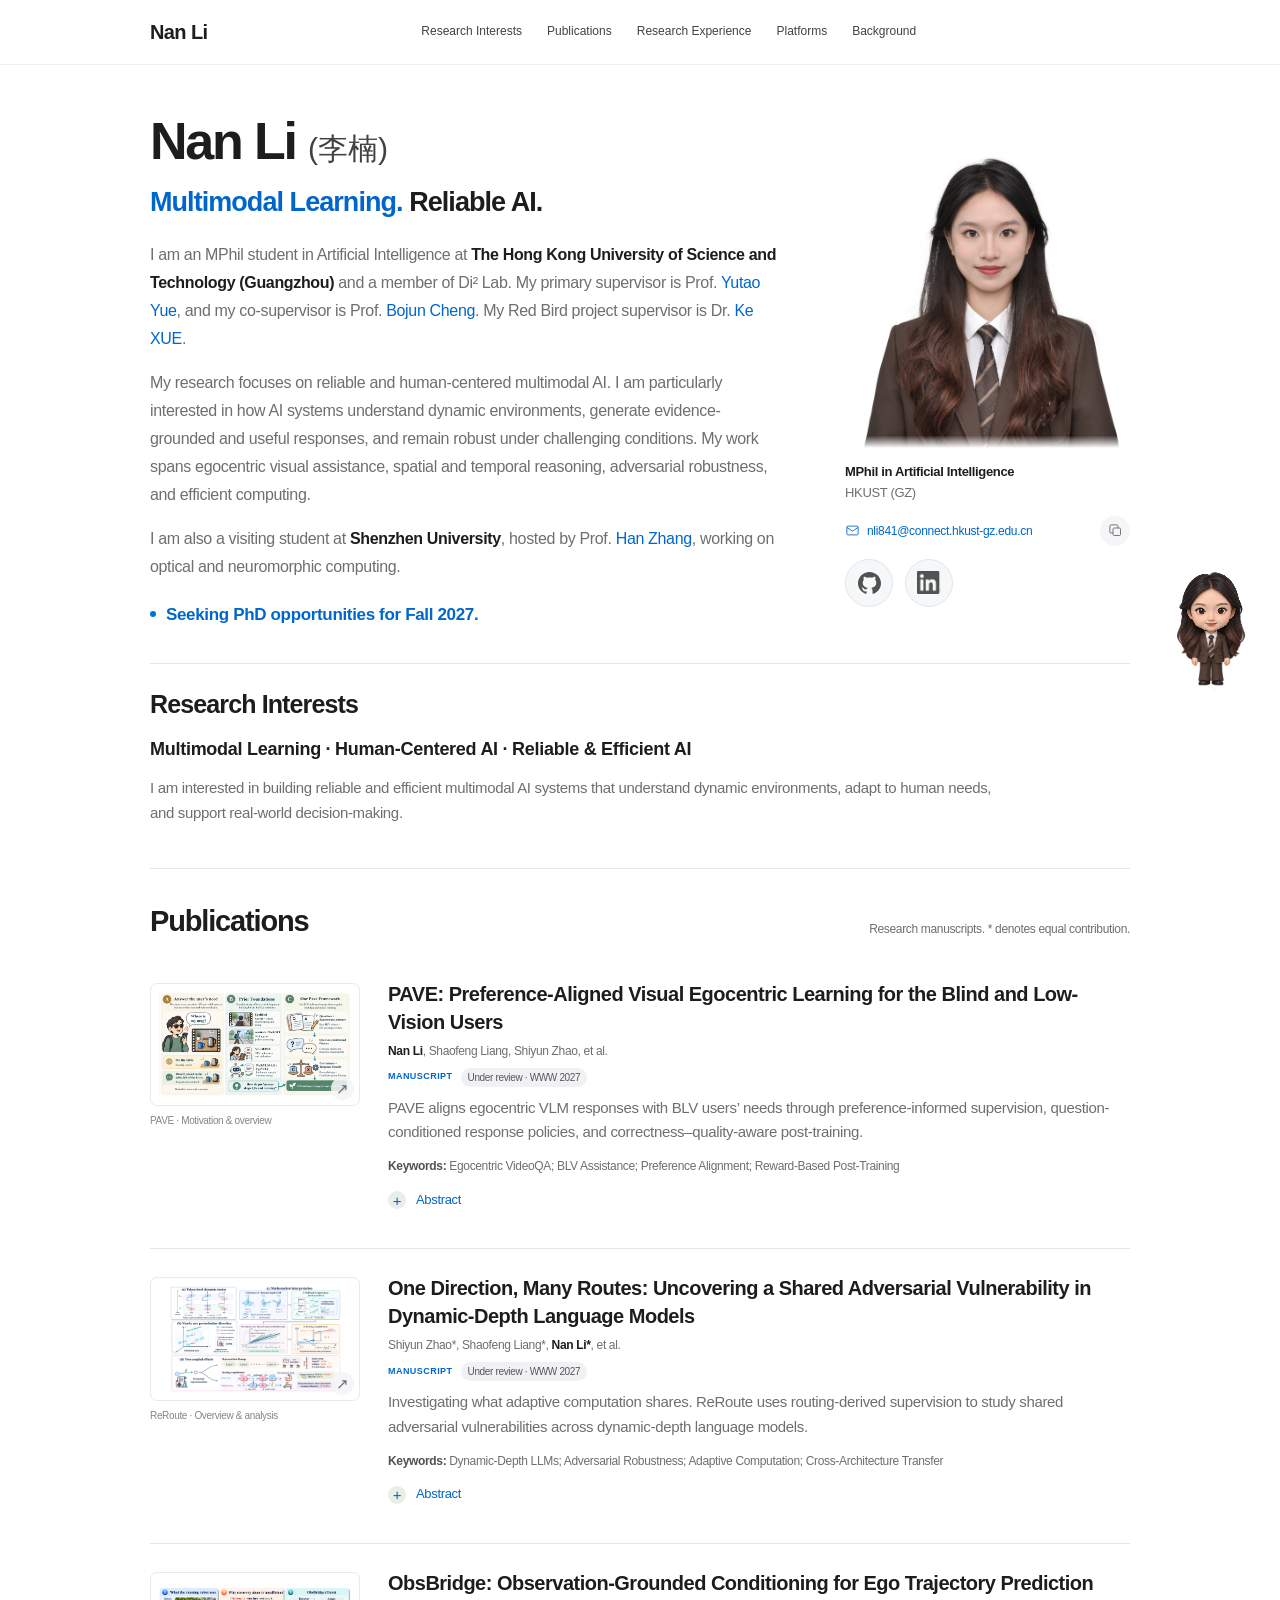
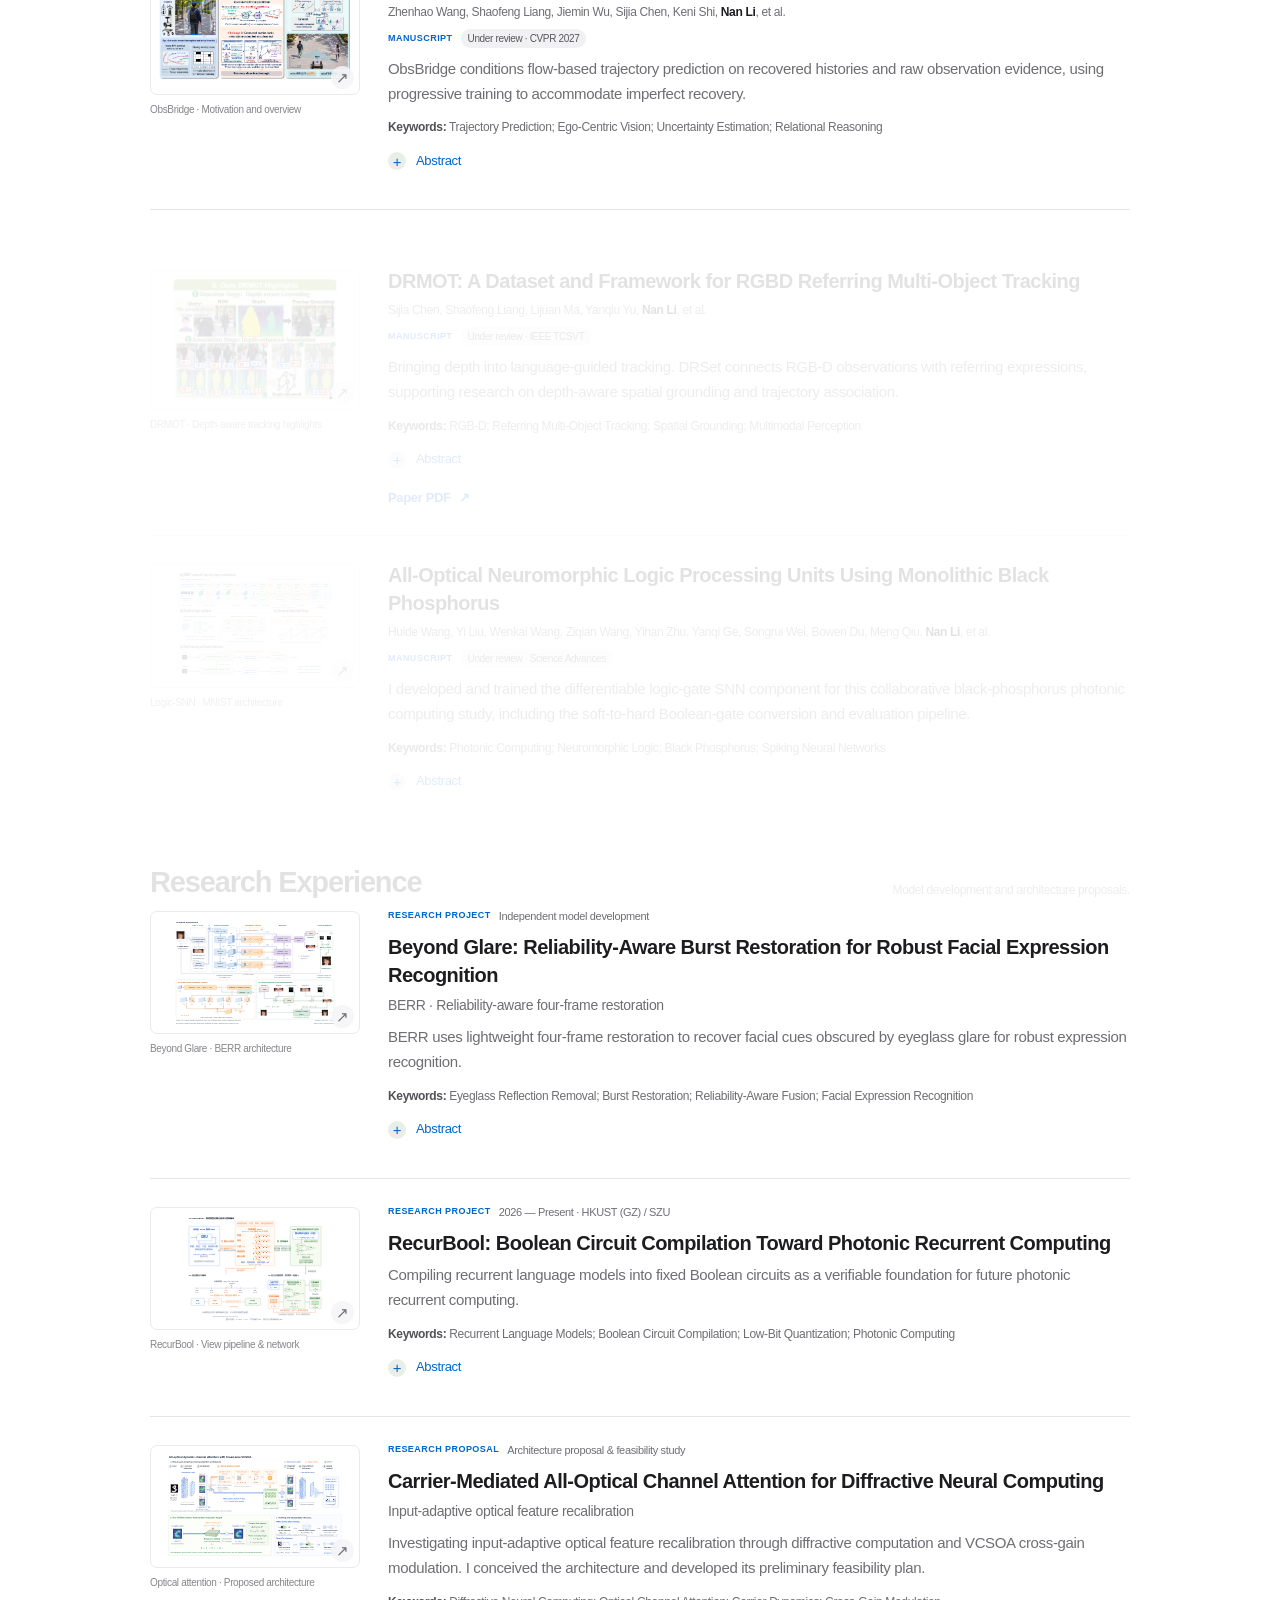
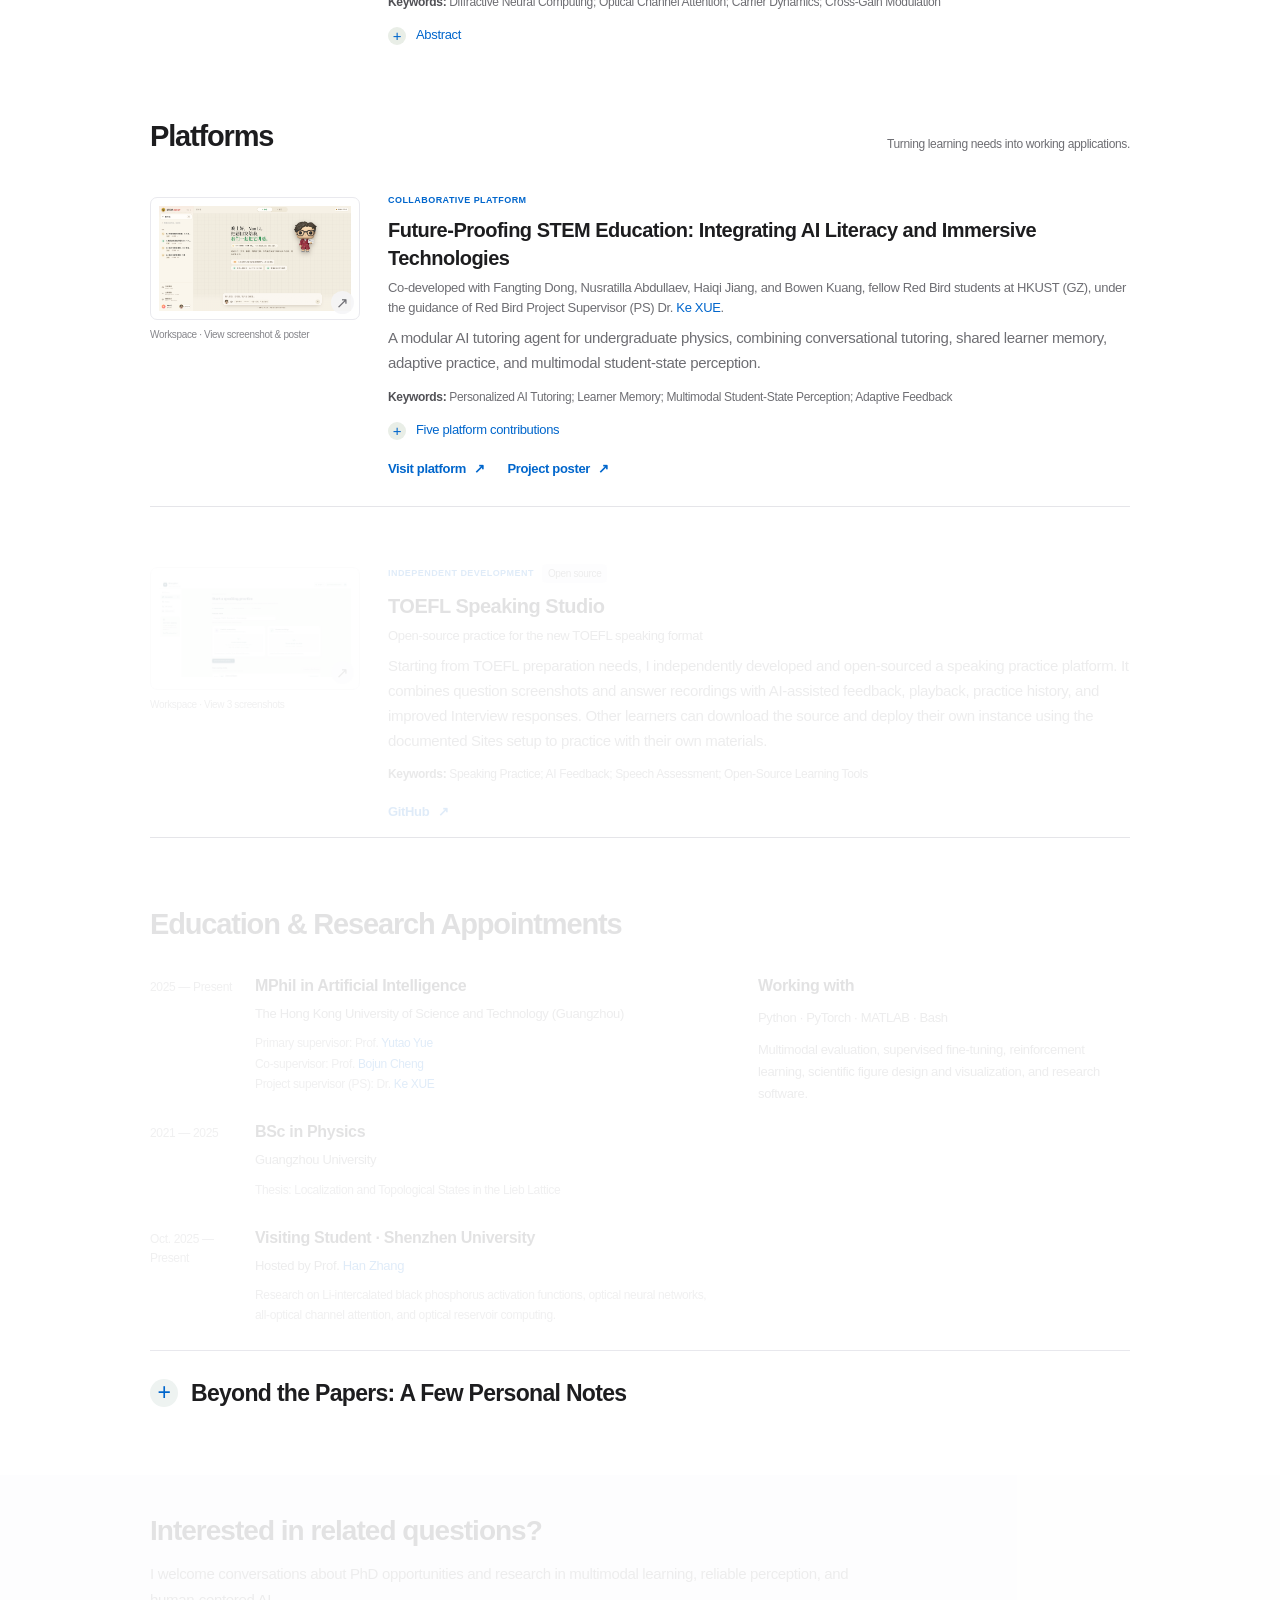
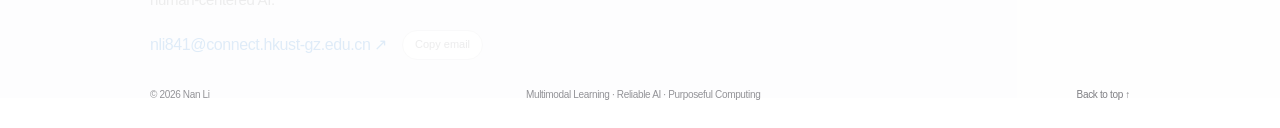
<file: index.html>
<!doctype html>
<html lang="en">
<head>
  <meta charset="utf-8">
  <meta name="viewport" content="width=device-width, initial-scale=1">
  <meta name="description" content="Nan Li is an MPhil student in Artificial Intelligence at The Hong Kong University of Science and Technology (Guangzhou), researching human-centered multimodal learning, reliable visual perception, and efficient computation.">
  <meta name="theme-color" content="#ffffff">
  <meta property="og:title" content="Nan Li — Multimodal Learning & Reliable AI">
  <meta property="og:description" content="Research, manuscripts and open-source work in human-centered multimodal intelligence.">
  <meta property="og:type" content="website">
  <meta property="og:url" content="https://lina-0209.github.io/">
  <link rel="canonical" href="https://lina-0209.github.io/">
  <title>Nan Li — Multimodal Learning & Reliable AI</title>
  <link rel="icon" href="assets/favicon.svg" type="image/svg+xml">
  <link rel="stylesheet" href="assets/style.css">
  <link rel="stylesheet" href="assets/showcase.css?v=19">
  <link rel="stylesheet" href="assets/compact.css?v=89">
  <script src="assets/site.js?v=79" defer></script>
  <script src="assets/interactions.js?v=79" defer></script>
  <script src="assets/showcase.js?v=20" defer></script>
  <script src="assets/avatar-wave.js" defer></script>
  <script src="assets/avatar.js?v=79" defer></script>
  <script src="assets/avatar-head.js" defer></script>
  <script src="assets/avatar-gaze.js?v=13.2" defer></script>
</head>
<body>
  <div class="reading-progress" aria-hidden="true"><span></span></div>
  <a class="skip-link" href="#main">Skip to content</a>
  <header class="site-header">
    <div class="header-inner">
      <a class="wordmark" href="#about" aria-label="Nan Li home"><span class="mark">N.</span><span>Nan Li</span></a>
      <nav id="site-navigation" aria-label="Main navigation">
        <a href="#interests">Research Interests</a>
        <a href="#publications">Publications</a>
        <a href="#experience">Research Experience</a>
        <a href="#platforms">Platforms</a>
        <a href="#background">Background</a>
      </nav>
      <div class="header-actions"><button class="menu-toggle" type="button" aria-expanded="false" aria-controls="site-navigation"><span>Menu</span><svg viewBox="0 0 16 16" width="12" height="12" aria-hidden="true"><path d="m3 6 5 5 5-5" fill="none" stroke="currentColor" stroke-width="1.5"/></svg></button></div>
    </div>
  </header>
  <main id="main">
    <section class="hero page-width" id="about" aria-labelledby="name">
      <div class="hero-copy">
        <div class="hero-stage">
          <h1 id="name">Nan Li <span class="name-chinese" lang="zh-Hans">(李楠)</span></h1>
          <p class="research-line"><span class="highlight">Multimodal Learning.</span><br>Reliable AI.</p>
        </div>
        
        
        <p class="bio">I am an MPhil student in Artificial Intelligence at <strong><a class="school-link" href="https://www.hkust-gz.edu.cn/" target="_blank" rel="noopener noreferrer">The Hong Kong University of Science and Technology (Guangzhou)</a></strong> and a member of <a class="school-link" href="https://www.di2lab.net/" target="_blank" rel="noopener noreferrer">Di² Lab</a>. My primary supervisor is Prof. <a class="mentor-link" href="https://facultyprofiles.hkust-gz.edu.cn/faculty-personal-page?id=401" target="_blank" rel="noopener noreferrer">Yutao Yue</a>, and my co-supervisor is Prof. <a class="mentor-link" href="https://personal.hkust-gz.edu.cn/bojuncheng/index.html" target="_blank" rel="noopener noreferrer">Bojun Cheng</a>. My Red Bird project supervisor is Dr. <a class="mentor-link" href="https://facultyprofiles.hkust-gz.edu.cn/faculty-personal-page?id=422" target="_blank" rel="noopener noreferrer">Ke XUE</a>.</p>
        <p class="bio">My research focuses on reliable and human-centered multimodal AI. I am particularly interested in how AI systems understand dynamic environments, generate evidence-grounded and useful responses, and remain robust under challenging conditions. My work spans egocentric visual assistance, spatial and temporal reasoning, adversarial robustness, and efficient computing.</p>
        <p class="bio">I am also a visiting student at <strong>Shenzhen University</strong>, hosted by Prof. <a class="mentor-link" href="https://cpoe.szu.edu.cn/en/szxq.jsp?dm=zhanghan_1en&amp;id=1779754232620453889&amp;language=1&amp;urltype=tp.TpTeacherDetail&amp;wbtreeid=1119" target="_blank" rel="noopener noreferrer">Han Zhang</a>, working on optical and neuromorphic computing.</p>
        <p class="opportunity"><span class="status-dot" aria-hidden="true"></span><span>Seeking PhD opportunities for Fall 2027.</span></p>
      </div>
      <aside class="profile-sidebar" aria-label="Profile and contact links">
        <div class="profile-portrait"><img src="assets/nan-li.jpg" width="4288" height="2848" alt="Nan Li" fetchpriority="high"></div>
        <div class="profile-contact">
          <p class="profile-affiliation">MPhil in Artificial Intelligence<br><span><a class="school-link" href="https://www.hkust-gz.edu.cn/" target="_blank" rel="noopener noreferrer">HKUST (GZ)</a></span></p>
          <div class="profile-email-row">
            <a class="profile-email" href="mailto:nli841@connect.hkust-gz.edu.cn"><svg viewBox="0 0 24 24" fill="none" aria-hidden="true"><rect x="3" y="5" width="18" height="14" rx="2"/><path d="m3 7 9 6 9-6"/></svg><span>nli841@connect.hkust-gz.edu.cn</span></a>
            <button class="profile-copy" type="button" data-copy-email aria-label="Copy email" title="Copy email"><svg class="copy-icon" viewBox="0 0 24 24" fill="none" aria-hidden="true"><rect x="8" y="8" width="12" height="12" rx="2"/><path d="M16 8V5a2 2 0 0 0-2-2H5a2 2 0 0 0-2 2v9a2 2 0 0 0 2 2h3"/></svg><svg class="copied-icon" viewBox="0 0 24 24" fill="none" aria-hidden="true"><path d="m5 12 4 4L19 6"/></svg></button>
          </div>
          <div class="profile-links profile-social-links">
            <a class="social-icon-link" href="https://github.com/Lina-0209" target="_blank" rel="noopener noreferrer" aria-label="GitHub" title="GitHub"><img src="assets/github-mark.svg" width="23" height="23" alt="" aria-hidden="true"></a>
            <a class="social-icon-link" data-linkedin href="https://www.linkedin.com/in/nan-li-72614b416/" target="_blank" rel="noopener noreferrer" aria-label="LinkedIn" title="LinkedIn"><img src="assets/linkedin-mark.png?v=88" width="27" height="23" alt="" aria-hidden="true"></a>
          </div>
        </div>
      </aside>
    </section>

    <section class="interests-section page-width" id="interests" aria-labelledby="interests-title">
      <h2 id="interests-title">Research Interests</h2>
      <p class="interest-focus"><strong><span>Multimodal Learning</span> · <span>Human-Centered AI</span> · <span>Reliable &amp; Efficient AI</span></strong></p>
      <p class="compact-interest-intro">I am interested in building reliable and efficient multimodal AI systems that understand dynamic environments, adapt to human needs, and support real-world decision-making.</p>
    </section>

    <section class="research-section works-section page-width" id="publications" aria-labelledby="publications-title">
      <span class="legacy-anchor" id="research" aria-hidden="true"></span>
      <div class="section-heading reveal"><div><h2 id="publications-title">Publications</h2></div><p class="section-intro">Research manuscripts. * denotes equal contribution.</p></div>
      <div class="project-list">
        <article id="pave" class="project featured reveal" data-showcase-index="01" data-research="multimodal">
          <div class="project-visual"><a class="figure-link" href="assets/pave-paper.png?v=25" data-figure data-caption-en="PAVE · Motivation &amp; overview" aria-label="Enlarge PAVE figure"><img src="assets/pave-paper.png?v=25" width="2975" height="1600" loading="lazy" alt="PAVE motivation and conceptual overview: user needs, prior foundations, and BLV-informed supervision and learning."><span class="figure-zoom" aria-hidden="true">↗</span></a><div class="visual-caption"><span>PAVE · Motivation &amp; overview</span><span class="figure-hint">Click to enlarge</span></div></div>
          <div class="project-copy">
            <h3>PAVE: Preference-Aligned Visual Egocentric Learning for the Blind and Low-Vision Users</h3>
            <p class="authors"><strong>Nan Li</strong>, Shaofeng Liang, Shiyun Zhao, et al.</p>
            <div class="project-meta"><span class="project-kind">Manuscript</span><span class="review-status">Under review · WWW 2027</span></div>
            <p class="project-description">PAVE aligns egocentric VLM responses with BLV users’ needs through preference-informed supervision, question-conditioned response policies, and correctness–quality-aware post-training.</p>
            <p class="project-keywords"><span class="keywords-label">Keywords:</span> <span>Egocentric VideoQA; BLV Assistance; Preference Alignment; Reward-Based Post-Training</span></p>
            <details class="paper-abstract"><summary>Abstract</summary><div class="detail-body"><p>Egocentric video question answering enables blind and low-vision (BLV) users to query their immediate surroundings through natural language. However, existing benchmarks and models primarily optimize for semantic agreement with reference answers, reducing visual assistance to a purely factual matching task. In real-world scenarios, a factually correct response remains practically unhelpful if it lacks the spatial orientation, actionable detail, or conciseness required by the immediate task of the user. Drawing upon real BLV egocentric videos and authentic user queries from EgoBlind, we construct the PA-EgoQA, a preference-aligned dataset that reconstructs reference answers according to empirical BLV communication criteria. Based on this dataset, we introduce Preference-Aligned Visual Egocentric Learning (PAVE), a unified learning and inference framework that couples structured answer-policy fine-tuning with deterministic question-conditioned routing to adapt response formulation directly to the surface form of the query at inference time. We further align the model via FILTER-GRPO, which pairs a hierarchical correctness-quality reward with contrast-based candidate-group filtering to extract learning signals from both factual accuracy contrasts and fine-grained quality variations among correct answers. Extensive experiments across three vision-language backbones demonstrate consistent improvements in factual accuracy alongside substantial gains in assistive response quality. These results establish a concrete paradigm for translating human-centered response requirements into egocentric supervision, generation policies, and post-training objectives.</p></div></details>
          </div>
        </article>
        <article id="reroute" class="project reveal" data-showcase-index="02" data-research="reliability">
          <div class="project-visual"><a class="figure-link" href="assets/reroute-paper.png?v=26" data-figure data-caption-en="ReRoute · Overview &amp; analysis" aria-label="Enlarge REROUTE figure"><img src="assets/reroute-paper.png?v=26" width="1832" height="1126" loading="lazy" alt="Overview of One Direction, Many Routes: token-level dynamic routes, a shared perturbation direction, mathematical interpretation, and coupled representation damage and routing amplification."><span class="figure-zoom" aria-hidden="true">↗</span></a><div class="visual-caption"><span>ReRoute · Overview &amp; analysis</span><span class="figure-hint">Click to enlarge</span></div></div>
          <div class="project-copy">
            <h3>One Direction, Many Routes: Uncovering a Shared Adversarial Vulnerability in Dynamic-Depth Language Models</h3>
            <p class="authors">Shiyun Zhao*, Shaofeng Liang*, <strong>Nan Li*</strong>, et al.</p>
            <div class="project-meta"><span class="project-kind">Manuscript</span><span class="review-status">Under review · WWW 2027</span></div>
            <p class="project-description">Investigating what adaptive computation shares. ReRoute uses routing-derived supervision to study shared adversarial vulnerabilities across dynamic-depth language models.</p>
            <p class="project-keywords"><span class="keywords-label">Keywords:</span> <span>Dynamic-Depth LLMs; Adversarial Robustness; Adaptive Computation; Cross-Architecture Transfer</span></p>
            <details class="paper-abstract"><summary>Abstract</summary><div class="detail-body"><p>Large language models (LLMs) power a wide range of Web services, from search summarization to autonomous Web agents. To reduce the high computational cost of serving these models, dynamic-depth inference has emerged as an effective paradigm. Its token representations dynamically determine which layers to execute. Consequently, each representation serves a dual role: it encodes semantic content while simultaneously governing subsequent computation. In this work, we explore whether this mechanism could introduce a transferable vulnerability. Our key insight is that the routing decisions produced by a model on clean text provide intrinsic, label-free supervision. These decisions exist for any arbitrary input, require no task labels, and indicate on which side of each decision boundary the input currently resides. Based on this observation, we propose REROUTE that learns embedding perturbations to invert clean routing decisions while preserving language modeling fidelity along the original route. It also distills these perturbations into discrete token substitutions. REROUTE reduces the zero-shot accuracy of the source model by 42.9% and transfers across unseen routing architectures with relative accuracy drops of 33.3% to 35.3%. Moreover, the learned perturbations collapse onto a single dominant direction in the input embedding space. Our theoretical and causal analyses show that this shared direction emerges from aligned router-boundary pullbacks, simultaneously corrupting backbone representations and amplifying performance degradation through discrete rerouting.</p></div></details>
          </div>
        </article>
        <article id="obsbridge" class="project reveal" data-research="multimodal">
          <div class="project-visual"><a class="figure-link" href="assets/obsbridge-overview.png?v=93" data-figure data-caption-en="ObsBridge · Motivation and framework overview" aria-label="Enlarge ObsBridge figure"><img src="assets/obsbridge-overview.png?v=93" width="2332" height="1132" loading="lazy" alt="ObsBridge overview: ego-view observation noise, historical recovery challenges, progressive adaptation, and observation-grounded social forecasting."><span class="figure-zoom" aria-hidden="true">↗</span></a><div class="visual-caption"><span>ObsBridge · Motivation and overview</span><span class="figure-hint">Click to enlarge</span></div></div>
          <div class="project-copy"><h3>ObsBridge: Observation-Grounded Conditioning for Ego Trajectory Prediction</h3>
            <p class="authors">Zhenhao Wang, Shaofeng Liang, Jiemin Wu, Sijia Chen, Keni Shi, <strong>Nan Li</strong>, et al.</p>
            <div class="project-meta"><span class="project-kind">Manuscript</span><span class="review-status">Under review · CVPR 2027</span></div>
            <p class="project-description">ObsBridge conditions flow-based trajectory prediction on recovered histories and raw observation evidence, using progressive training to accommodate imperfect recovery.</p>
            <p class="project-keywords"><span class="keywords-label">Keywords:</span> <span>Trajectory Prediction; Ego-Centric Vision; Uncertainty Estimation; Relational Reasoning</span></p>
            <details class="paper-abstract"><summary>Abstract</summary><div class="detail-body"><p>Pedestrian forecasting from ego-view observations is challenging because occlusion, limited visibility, and tracking errors corrupt observed motion histories. Such errors are particularly consequential for autonomous robot navigation. Existing paradigms typically either impute noisy history positions before forecasting or jointly train an auxiliary history reconstruction branch. However, predictors trained on clean histories may be sensitive to residual errors in recovered histories at deployment. Meanwhile, auxiliary reconstruction still computes inter-agent interactions over raw, corrupted coordinates. We investigate conditioning future prediction on both recovered historical states and raw observation evidence, with progressive training to accommodate imperfect recovery. Building on this insight, we propose ObsBridge, a flow-based trajectory forecasting framework with observation-grounded historical bridging. Specifically, ObsBridge first employs a frozen estimator to recover historical motion from agent-relative and ego-relative positions, image-plane locations, and visibility states. During training, we introduce an agent-wise curriculum that gradually replaces clean teacher histories with complete estimated histories before context encoding. This progressively exposes the predictor to estimated histories during training. Furthermore, we design a residual geometry adapter to fuse the encoded motion with original observation evidence. We aggregate the resulting representations through social attention to condition the flow-based trajectory generator. Extensive experiments across multiple benchmarks demonstrate that ObsBridge outperforms state-of-the-art methods. On EgoTraj-TBD, it reduces minADE@20 by 6.5% and minFDE@20 by 8.7%. Further experimental analysis can be found in the supplementary material. Code will be available upon acceptance.</p></div></details>
          </div>
        </article>
        <article id="drmot" class="project reveal" data-showcase-index="03" data-research="multimodal">
          <div class="project-visual"><a class="figure-link" href="assets/drmot-paper.png?v=28" data-figure data-caption-en="DRMOT · Depth-aware tracking highlights" aria-label="Enlarge DRMOT figure"><img src="assets/drmot-paper.png?v=28" width="1366" height="1018" loading="lazy" alt="DRMOT highlights: depth-aware grounding from RGB-D inputs and depth-enhanced multi-object association."><span class="figure-zoom" aria-hidden="true">↗</span></a><div class="visual-caption"><span>DRMOT · Depth-aware tracking highlights</span><span class="figure-hint">Click to enlarge</span></div></div>
          <div class="project-copy">
            <h3><a href="https://arxiv.org/pdf/2602.04692" target="_blank" rel="noopener noreferrer">DRMOT: A Dataset and Framework for RGBD Referring Multi-Object Tracking</a></h3>
            <p class="authors">Sijia Chen, Shaofeng Liang, Lijuan Ma, Yanqiu Yu, <strong>Nan Li</strong>, et al.</p>
            <div class="project-meta"><span class="project-kind">Manuscript</span><span class="review-status">Under review · IEEE TCSVT</span></div>
            <p class="project-description">Bringing depth into language-guided tracking. DRSet connects RGB-D observations with referring expressions, supporting research on depth-aware spatial grounding and trajectory association.</p>
            <p class="project-keywords"><span class="keywords-label">Keywords:</span> <span>RGB-D; Referring Multi-Object Tracking; Spatial Grounding; Multimodal Perception</span></p>
            <details class="paper-abstract"><summary>Abstract</summary><div class="detail-body"><p>Referring Multi-Object Tracking (RMOT) aims to track specific targets based on language descriptions, playing a vital role in interactive AI systems such as robotics and autonomous driving. However, existing RMOT methods rely exclusively on 2D RGB observations. Since similar 2D projections can correspond to different 3D configurations, the available observations may not uniquely determine the referred targets. This creates a fundamental mismatch between the task requirements and the available input. To advance research on the DRMOT task, we construct DRSet, a dataset tailored for the DRMOT task. DRSet comprises 2,076 referring expressions over 186 RGB-D source sequences. It features synchronized RGB images and depth maps paired with language descriptions, including explicit depth-dependent descriptions, to systematically evaluate spatial-semantic detection and tracking capabilities. Furthermore, we propose DRTrack, an MLLM-guided depth-referring tracking framework. DRTrack leverages a Geometric-Aware GRPO fine-tuned Multimodal Large Language Model (MLLM) to achieve precise spatial-semantic detection from joint L+RGB+D inputs, while incorporating explicit depth cues to enforce robust trajectory association. Extensive experiments on the DRSet dataset demonstrate the effectiveness of our framework.</p></div></details>
            <a class="text-link paper-link" href="https://arxiv.org/pdf/2602.04692" target="_blank" rel="noopener noreferrer">Paper PDF <span aria-hidden="true">↗</span></a>
          </div>
        </article>
        <article id="photonic-nlpu" class="project reveal" data-showcase-index="04" data-research="reliability">
          <span id="logic-snn" aria-hidden="true" style="position:absolute;top:0;left:0"></span>
          <div class="project-visual"><a class="figure-link" href="assets/logic-snn-mnist-method.svg?v=36" data-figure data-caption-en="Logic-SNN · MNIST architecture" aria-label="Enlarge Logic-SNN figure"><img src="assets/logic-snn-mnist-method.svg?v=36" width="2260" height="1550" loading="lazy" alt="Logic-SNN MNIST method: convolutional and dense logic layers with gain and LIF neurons, logic synapses, temporal state, soft training and hard Boolean-gate inference."><span class="figure-zoom" aria-hidden="true">↗</span></a><div class="visual-caption"><span>Logic-SNN · MNIST architecture</span><span class="figure-hint">Click to enlarge</span></div></div>
          <div class="project-copy">
            <h3>All-Optical Neuromorphic Logic Processing Units Using Monolithic Black Phosphorus</h3>
            <p class="authors">Huide Wang, Yi Liu, Wenkai Wang, Ziqian Wang, Yihan Zhu, Yanqi Ge, Songrui Wei, Bowen Du, Meng Qiu, <strong>Nan Li</strong>, et al.</p>
            <div class="project-meta"><span class="project-kind">Manuscript</span><span class="review-status">Under review · Science Advances</span></div>
            <p class="project-description">I developed and trained the differentiable logic-gate SNN component for this collaborative black-phosphorus photonic computing study, including the soft-to-hard Boolean-gate conversion and evaluation pipeline.</p>
            <p class="project-keywords"><span class="keywords-label">Keywords:</span> <span>Photonic Computing; Neuromorphic Logic; Black Phosphorus; Spiking Neural Networks</span></p>
            <details class="paper-abstract"><summary>Abstract</summary><div class="detail-body"><p>The neuromorphic logic processing unit (nLPU) represents a significant evolutionary leap beyond conventional logic processing units (LPUs), offering a highly promising pathway to break through the von Neumann bottleneck via high-throughput, energy-efficient brain-inspired computing. However, achieving multifunctional and reconfigurable nLPUs within a single hardware platform remains a fundamental challenge. Here, we demonstrate a reconfigurable photonic nLPU computing architecture based on a single-layer black phosphorus (BP) van der Waals heterostructure. By integrating the anisotropic photoluminescence (PL) of BP with nonvolatile optically controlled ferroelectric modulation, this platform seamlessly achieves dynamic reconfigurable switching among seven fundamental Boolean logic operations (AND, OR, NOT, NOR, NAND, XOR, XNOR), while being compatible with both the continuous-time driving and discrete sparse spike event-driven mechanisms underpinning spiking neural networks (SNNs). By combining these physical logic primitives with a differentiable training strategy, our photonic nLPU architecture exhibits high-accuracy parallel pattern recognition capability, with substantially reduced computational latency and power consumption. This work bridges the gap between physical optical computing and neuro-symbolic logic architectures, laying the foundation for the development of next-generation intelligent photonic processors.</p></div></details>
          </div>
        </article>
      </div>
    </section>

    <section class="research-section works-section page-width" id="experience" aria-labelledby="experience-title">
      <span class="legacy-anchor" id="open-source" aria-hidden="true"></span>
      <div class="section-heading reveal"><div><h2 id="experience-title">Research Experience</h2></div><p class="section-intro">Model development and architecture proposals.</p></div>
      <div class="project-list">
        <article id="berr" class="project reveal" data-showcase-index="01">
          <div class="project-visual"><a class="figure-link" href="assets/berr-architecture.svg?v=34" data-figure data-caption-en="Beyond Glare · BERR architecture" aria-label="Enlarge BERR figure"><img src="assets/berr-architecture.svg?v=34" width="2400" height="1565" loading="lazy" alt="BERR architecture with four-frame ROI alignment, shared multi-scale encoding, pixel-wise reliability fusion, visible/prior decoding, and mask-guided local composition."><span class="figure-zoom" aria-hidden="true">↗</span></a><div class="visual-caption"><span>Beyond Glare · BERR architecture</span><span class="figure-hint">Click to enlarge</span></div></div>
          <div class="project-copy"><div class="project-meta"><span class="project-kind">Research project</span><span class="plain-status">Independent model development</span></div>
            <h3 class="long-title">Beyond Glare: Reliability-Aware Burst Restoration for Robust Facial Expression Recognition</h3><p class="project-subtitle">BERR · Reliability-aware four-frame restoration</p>
            <p class="project-description">BERR uses lightweight four-frame restoration to recover facial cues obscured by eyeglass glare for robust expression recognition.</p>
            <p class="project-keywords"><span class="keywords-label">Keywords:</span> <span>Eyeglass Reflection Removal; Burst Restoration; Reliability-Aware Fusion; Facial Expression Recognition</span></p>
            <details class="paper-abstract"><summary>Abstract</summary><div class="detail-body"><p>Eyeglass reflections obscure facial cues needed for reliable expression recognition in AI-assisted learning. BERR is a lightweight four-frame reflection-removal network that combines complementary observations through degradation-aware temporal fusion. We construct LensGlare-4 with 2,243 synthetic glare bursts and integrate the BERR–FER pipeline into an undergraduate physics tutoring platform. Under strong glare on FER2013, BERR improves accuracy by 0.54 percentage points and Macro-F1 by 0.78 percentage points. On 2,824 paired RAF-DB faces under strong synthetic glare, BERR improves frozen POSTER V2 accuracy by 2.94 percentage points and Macro-F1 by 3.16 percentage points over direct FER. The resulting visual front end supports multimodal student-state perception and personalized teaching.</p></div></details>
          </div>
        </article>
        <article id="logic-language-modeling" class="project reveal">
          <div class="project-visual"><a class="figure-link" href="assets/gategru-conversion-pipeline.svg?v=67" data-figure data-figure-group="gategru" data-caption-en="RecurBool · Quantization, logic compilation, and recurrent state feedback" aria-label="Enlarge RecurBool conversion pipeline"><img src="assets/gategru-conversion-pipeline.svg?v=67" width="2200" height="1710" loading="lazy" alt="RecurBool pipeline from a pretrained GRU through training-data calibration and Boolean logic compilation to recurrent execution."><span class="figure-zoom" aria-hidden="true">↗</span></a><div hidden><a class="figure-link" href="assets/gategru-five-bit-network.svg?v=67" data-figure data-figure-group="gategru" data-caption-en="RecurBool · Five-bit encoded recurrent network" aria-label="Enlarge RecurBool five-bit network"><img src="assets/gategru-five-bit-network.svg?v=67" width="2280" height="1130" loading="lazy" alt="RecurBool reset and update gates, candidate generation, state mixing, and output readout."></a></div><div class="visual-caption"><span>RecurBool · View pipeline &amp; network</span><span class="figure-hint">Click to enlarge</span></div></div>
          <div class="project-copy"><div class="project-meta"><span class="project-kind">Research project</span><span class="plain-status">2026 — Present · HKUST (GZ) / SZU</span></div>
            <h3 class="long-title">RecurBool: Boolean Circuit Compilation Toward Photonic Recurrent Computing</h3>
            <p class="project-description">Compiling recurrent language models into fixed Boolean circuits as a verifiable foundation for future photonic recurrent computing.</p>
            <p class="project-keywords"><span class="keywords-label">Keywords:</span> <span>Recurrent Language Models; Boolean Circuit Compilation; Low-Bit Quantization; Photonic Computing</span></p>
            <details class="paper-abstract"><summary>Abstract</summary><div class="detail-body"><p>This study explores the conversion of recurrent neural networks into executable Boolean logic circuits and presents RecurBool, a precision-aware circuit compilation framework for recurrent language models. It aims to provide a verifiable logic representation for future photonic computing architectures with state memory and temporal processing capabilities. Starting from a trained and frozen gated recurrent unit (GRU), the framework uses grouped quantization, per-dimension codebook calibration, and quantization-error compensation to reduce numerical precision while preserving as much of the original model’s predictive performance as possible. Using 5-bit weight and recurrent-state encodings, RecurBool converts gating computations, nonlinear mappings, arithmetic operations, and state updates into two-input Boolean circuits with fixed gate types and connectivity. The compiled circuit preserves the GRU’s gated memory mechanism, is reused across time steps, and predicts successive characters through autonomous state feedback without relying on the original floating-point model. On the full text8 validation set, RecurBool achieves 1.7436 BPC, close to the original FP32 GRU’s 1.7116 BPC; on byte-level WikiText-2 validation, it achieves 1.9165 BPB, close to the original model’s 1.8903 BPB. The circuit implementation also passes code-by-code consistency checks on random inputs and long-sequence prefixes, establishing agreement with the corresponding finite-precision reference computation. These results demonstrate the feasibility of converting recurrent language models into fixed Boolean logic circuits and provide a methodological foundation for further research into circuit optimization, hardware-aware compilation, and recurrent computation mapping for photonic devices.</p></div></details>
          </div>
        </article>
        <article class="project reveal" id="optical-attention" data-showcase-index="03">
          <div class="project-visual"><a class="figure-link" href="assets/optical-attention-framework.svg" data-figure data-caption-en="Optical attention · Proposed architecture" aria-label="Enlarge optical attention figure"><img src="assets/optical-attention-framework.svg" width="2720" height="1620" loading="lazy" alt="Proposed carrier-mediated all-optical channel attention architecture for diffractive neural computing using broad-area VCSOA cross-gain modulation."><span class="figure-zoom" aria-hidden="true">↗</span></a><div class="visual-caption"><span>Optical attention · Proposed architecture</span><span class="figure-hint">Click to enlarge</span></div></div>
          <div class="project-copy"><div class="project-meta"><span class="project-kind">Research proposal</span><span class="plain-status">Architecture proposal & feasibility study</span></div>
            <h3 class="long-title">Carrier-Mediated All-Optical Channel Attention for Diffractive Neural Computing</h3><p class="project-subtitle">Input-adaptive optical feature recalibration</p>
            <p class="project-description">Investigating input-adaptive optical feature recalibration through diffractive computation and VCSOA cross-gain modulation. I conceived the architecture and developed its preliminary feasibility plan.</p>
            <p class="project-keywords"><span class="keywords-label">Keywords:</span> <span>Diffractive Neural Computing; Optical Channel Attention; Carrier Dynamics; Cross-Gain Modulation</span></p>
            <details><summary>Abstract</summary><div class="detail-body"><p>Diffractive optical neural networks process two-dimensional optical fields in a spatially parallel manner, yet their fixed optical transformations cannot readily provide input-dependent channel recalibration. We propose a carrier-mediated all-optical channel attention framework that introduces input-dependent multiplicative modulation into two-dimensional optical features while keeping the trained diffractive parameters fixed. The key idea is to use input-generated control light to regulate the carrier state of a semiconductor amplifier, embedding dynamic channel-weight generation into light–matter interactions. Specifically, an optical attention branch generates control light through feature compression and cross-channel diffractive mixing, then adjusts the gain of each feature channel in the main branch through cross-gain modulation in a broad-area vertical-cavity semiconductor optical amplifier (VCSOA). Under weak-signal and approximately spatially uniform operating conditions, this mechanism applies input-dependent gain to the complete two-dimensional feature field to achieve channel recalibration. We further design a device-calibration-driven joint optimization procedure that incorporates device-response constraints into the co-design of front-end feature encoding, attention mapping, and back-end diffractive readout. By combining learnable static optical mappings with input-driven dynamic gain, the framework provides a design for optical channel attention without per-sample electronic weight computation or modulator refresh.</p></div></details>
          </div>
        </article>
      </div>
    </section>

    <section class="works-section platforms-section page-width" id="platforms" aria-labelledby="platforms-title">
      <div class="section-heading reveal"><div><h2 id="platforms-title">Platforms</h2></div><p class="section-intro">Turning learning needs into working applications.</p></div>
      <div class="project-list">
        <article class="project reveal" id="stem-platform">
          <div class="project-visual"><a class="figure-link" href="assets/stem-platform-workspace.png?v=46" data-figure data-figure-group="stem" data-caption-en="STEM platform · AI tutoring workspace" aria-label="Enlarge STEM platform screenshot"><img src="assets/stem-platform-workspace.png?v=46" width="2940" height="1624" loading="lazy" alt="STEM Agent workspace with AI physics tutoring, teaching and practice modes, learning history, and an interactive tutor character."><span class="figure-zoom" aria-hidden="true">↗</span></a><div hidden><a class="figure-link" href="assets/stem-platform-poster-20261105.webp?v=58" data-figure data-figure-group="stem" data-figure-pdf="assets/stem-platform-poster.pdf?v=55" data-caption-en="Future-Proofing STEM Education · Project poster" aria-label="Enlarge STEM project poster"><img src="assets/stem-platform-poster-20261105.webp?v=58" width="1334" height="3000" loading="lazy" alt="Project poster presenting the STEM Agent team, platform capabilities, and five interdisciplinary contributions."></a></div><div class="visual-caption"><span>Workspace · View screenshot &amp; poster</span><span class="figure-hint">Click to enlarge</span></div></div>
          <div class="project-copy">
            <div class="project-meta"><span class="project-kind">Collaborative platform</span></div>
            <h3 class="long-title"><a href="https://139.199.17.201/" target="_blank" rel="noopener noreferrer">Future-Proofing STEM Education: Integrating AI Literacy and Immersive Technologies</a></h3>
            <p class="project-subtitle">Co-developed with Fangting Dong, Nusratilla Abdullaev, Haiqi Jiang, and Bowen Kuang, fellow Red Bird students at HKUST (GZ), under the guidance of Red Bird Project Supervisor (PS) Dr. <a class="mentor-link" href="https://facultyprofiles.hkust-gz.edu.cn/faculty-personal-page?id=422" target="_blank" rel="noopener noreferrer">Ke XUE</a>.</p>
            <p class="project-description">A modular AI tutoring agent for undergraduate physics, combining conversational tutoring, shared learner memory, adaptive practice, and multimodal student-state perception.</p>
            <p class="project-keywords"><span class="keywords-label">Keywords:</span> <span>Personalized AI Tutoring; Learner Memory; Multimodal Student-State Perception; Adaptive Feedback</span></p>
            <details class="platform-contributions"><summary>Five platform contributions</summary><div class="detail-body"><ol>
              <li><strong>Vision &amp; affect.</strong> Optional camera-based facial emotion sensing supports learner-aware interaction.</li>
              <li><strong>Shared learner profile.</strong> Connect learning history and preferences across tutoring, practice, and feedback.</li>
              <li><strong>Adaptive teaching policy.</strong> Select hints, explanations, and examples using the learner’s state.</li>
              <li><strong>Practice &amp; reports.</strong> Configure practice, track progress, and return learning reports.</li>
              <li><strong>Desk-lamp companion.</strong> Extend study cues into the physical space through movement and light.</li>
            </ol></div></details>
            <a class="text-link" href="https://139.199.17.201/" target="_blank" rel="noopener noreferrer">Visit platform <span aria-hidden="true">↗</span></a>
            <a class="text-link" href="assets/stem-platform-poster.pdf?v=55" target="_blank" rel="noopener noreferrer">Project poster <span aria-hidden="true">↗</span></a>
          </div>
        </article>
        <article class="project reveal" id="toefl-platform">
          <div class="project-visual toefl-gallery">
            <a class="figure-link" href="assets/toefl-workspace.png?v=41" data-figure data-figure-group="toefl" data-caption-en="TOEFL Speaking Studio · Practice workspace" aria-label="Enlarge TOEFL workspace screenshot"><img src="assets/toefl-workspace.png?v=41" width="3840" height="1916" loading="lazy" alt="TOEFL Speaking Studio workspace for uploading question screenshots and answer recordings."><span class="figure-zoom" aria-hidden="true">↗</span></a>
            <div hidden>
              <a class="figure-link" href="assets/toefl-repeat-feedback.png?v=41" data-figure data-figure-group="toefl" data-caption-en="TOEFL Speaking Studio · Listen and Repeat feedback" aria-label="Enlarge TOEFL repeat feedback screenshot"><img src="assets/toefl-repeat-feedback.png?v=41" width="2196" height="1196" loading="lazy" alt="Listen and Repeat practice feedback with playback, reference transcription, scoring rationale and suggestions."><span class="figure-zoom" aria-hidden="true">↗</span></a>
              <a class="figure-link" href="assets/toefl-interview-feedback.png?v=41" data-figure data-figure-group="toefl" data-caption-en="TOEFL Speaking Studio · Interview feedback and answer refinement" aria-label="Enlarge TOEFL interview feedback screenshot"><img src="assets/toefl-interview-feedback.png?v=41" width="2138" height="1502" loading="lazy" alt="Interview practice feedback and a suggested answer refined from the learner's original response."><span class="figure-zoom" aria-hidden="true">↗</span></a>
            </div>
            <div class="visual-caption"><span>Workspace · View 3 screenshots</span></div>
          </div>
          <div class="project-copy">
            <div class="project-meta"><span class="project-kind">Independent development</span><span class="platform-access">Open source</span></div>
            <h3><a href="https://github.com/Lina-0209/toefl-speaking-studio" target="_blank" rel="noopener noreferrer">TOEFL Speaking Studio</a></h3>
            <p class="project-subtitle">Open-source practice for the new TOEFL speaking format</p>
            <p class="project-description">Starting from TOEFL preparation needs, I independently developed and open-sourced a speaking practice platform. It combines question screenshots and answer recordings with AI-assisted feedback, playback, practice history, and improved Interview responses. Other learners can download the source and deploy their own instance using the documented Sites setup to practice with their own materials.</p>
            <p class="project-keywords"><span class="keywords-label">Keywords:</span> <span>Speaking Practice; AI Feedback; Speech Assessment; Open-Source Learning Tools</span></p>
            <a class="text-link" href="https://github.com/Lina-0209/toefl-speaking-studio" target="_blank" rel="noopener noreferrer">GitHub <span aria-hidden="true">↗</span></a>
          </div>
        </article>
      </div>
    </section>

    <section class="background-section page-width" id="background" aria-labelledby="background-title"><div class="section-heading reveal"><div><h2 id="background-title">Education & Research Appointments</h2></div></div>
      <div class="background-grid reveal"><div class="education"><div class="education-item"><span class="education-date">2025 — Present</span><div><h3>MPhil in Artificial Intelligence</h3><p><a class="school-link" href="https://www.hkust-gz.edu.cn/" target="_blank" rel="noopener noreferrer">The Hong Kong University of Science and Technology (Guangzhou)</a></p><p class="education-note">Primary supervisor: Prof. <a class="mentor-link" href="https://facultyprofiles.hkust-gz.edu.cn/faculty-personal-page?id=401" target="_blank" rel="noopener noreferrer">Yutao Yue</a><br>Co-supervisor: Prof. <a class="mentor-link" href="https://personal.hkust-gz.edu.cn/bojuncheng/index.html" target="_blank" rel="noopener noreferrer">Bojun Cheng</a><br>Project supervisor (PS): Dr. <a class="mentor-link" href="https://facultyprofiles.hkust-gz.edu.cn/faculty-personal-page?id=422" target="_blank" rel="noopener noreferrer">Ke XUE</a></p></div></div><div class="education-item"><span class="education-date">2021 — 2025</span><div><h3>BSc in Physics</h3><p>Guangzhou University</p><p class="education-note">Thesis: Localization and Topological States in the Lieb Lattice</p></div></div><div class="education-item"><span class="education-date">Oct. 2025 — Present</span><div><h3>Visiting Student · Shenzhen University</h3><p>Hosted by Prof. <a class="mentor-link" href="https://cpoe.szu.edu.cn/en/szxq.jsp?dm=zhanghan_1en&amp;id=1779754232620453889&amp;language=1&amp;urltype=tp.TpTeacherDetail&amp;wbtreeid=1119" target="_blank" rel="noopener noreferrer">Han Zhang</a></p><p class="education-note">Research on Li-intercalated black phosphorus activation functions, optical neural networks, all-optical channel attention, and optical reservoir computing.</p></div></div></div><aside class="working-with"><h3>Working with</h3><p>Python · PyTorch · MATLAB · Bash</p><p>Multimodal evaluation, supervised fine-tuning, reinforcement learning, scientific figure design and visualization, and research software.</p></aside></div>
    </section>

    <section class="personal-notes-section page-width" id="personal-notes" aria-labelledby="personal-notes-title">
      <details>
        <summary><h2 id="personal-notes-title">Beyond the Papers: A Few Personal Notes</h2></summary>
      <div class="personal-notes-copy">
        <p>I actually started college in Intelligent Manufacturing Engineering. Growing up, I was always fascinated by logical puzzles, mechanical gadgets, and hands-on experiments. But I also had a dream of becoming a physics teacher. There was something incredibly rewarding about helping someone work through a difficult problem and seeing that moment when everything finally clicked. So, when I had the chance, I transferred to Physics.</p>
        <p>Outside the classroom, volunteering was a big part of my undergraduate life. I served as a department head in the Youth Volunteer Association and spent a lot of time participating in community service activities. During my sophomore year, I also initiated a student innovation project called <em>Helping Vulnerable Groups Bridge the Digital Divide</em>, which later received a bronze award. Looking back, I think these experiences shaped how I see the purpose of technology more than I realized at the time.</p>
        <p>In my junior and senior years, I gradually fell in love with AI, which eventually led me to pursue an MPhil in Artificial Intelligence at HKUST (Guangzhou). The more papers I read and experiments I ran, though, the more I found myself wondering: <strong>What do all these impressive benchmark scores really mean if the technology still struggles to help someone in everyday life?</strong></p>
        <p>In early 2026, I came across more stories about the everyday challenges faced by blind and low-vision (BLV) individuals. I started thinking about all the little things that many of us take for granted: knowing what lies ahead, finding our way through an unfamiliar place, or simply getting reliable information about our surroundings. I kept wondering whether the AI systems we were building could make some of those moments easier, safer, and more independent.</p>
        <p>That thought eventually led me and my senior labmate, Shaofeng Liang, a PhD student in Di² Lab, to start <strong>AI4S</strong>, a research group of twelve members who share a passion for AI-powered blind guidance. Together, we are exploring multimodal perception, visual question answering, and ways to make AI systems more reliable and efficient. We also hope to bring these capabilities together with robotic guide-dog platforms, moving toward assistive systems that people can actually use. <strong>PAVE</strong> is one of the first steps on this journey.</p>
        <p>Looking ahead, I really hope to keep working on AI for blind and low-vision assistance. There are still so many problems to solve, from understanding dynamic environments to giving trustworthy, timely, and useful answers. I would love to see our research go beyond papers and benchmarks and eventually become something that genuinely helps people navigate the world with greater confidence and independence. And if the ideas we develop can one day help other underserved communities too, that would mean even more to me.</p>
      </div>
      </details>
    </section>

    <section class="contact-section reveal" id="contact" aria-labelledby="contact-title"><div class="contact-inner page-width"><div><p class="eyebrow">LET'S CONNECT</p><h2 id="contact-title">Interested in related questions?</h2><p>I welcome conversations about PhD opportunities and research in multimodal learning, reliable perception, and human-centered AI.</p></div><div class="contact-actions"><a class="email-address" href="mailto:nli841@connect.hkust-gz.edu.cn">nli841@connect.hkust-gz.edu.cn <span aria-hidden="true">↗</span></a><button type="button" class="copy-email" data-copy-email>Copy email</button></div></div></section>
  </main>
  <footer class="page-width site-footer"><span>© <span data-year>2026</span> Nan Li</span><span>Multimodal Learning · Reliable AI · Purposeful Computing</span><a href="#about">Back to top ↑</a></footer>
  <dialog class="figure-dialog" data-figure-dialog aria-labelledby="figure-caption"><div class="lightbox-inner"><button class="figure-close" type="button" data-figure-close aria-label="Close figure">×</button><img data-figure-image alt=""><p id="figure-caption" data-figure-caption aria-live="polite"></p><p data-figure-error hidden></p><a class="figure-original text-link" data-figure-original target="_blank" rel="noopener noreferrer" hidden></a><div class="figure-gallery-controls" data-figure-controls hidden><button type="button" data-figure-prev aria-label="Previous image">←</button><span data-figure-count aria-live="polite"></span><button type="button" data-figure-next aria-label="Next image">→</button></div></div></dialog>
  <div class="avatar-companion"><span class="avatar-greeting" role="status" aria-live="polite" hidden></span><button class="avatar-dismiss" type="button" data-avatar-dismiss aria-label="Hide character">×</button><button class="avatar-button" type="button" data-avatar aria-label="Say hello to Nan Li’s animated character"><span class="avatar-sprite" aria-hidden="true"></span><span class="avatar-scene" aria-hidden="true">
      <span class="avatar-body"></span>
      <span class="avatar-head"><span class="avatar-eye-whites"></span><span class="avatar-head-image"></span><span class="avatar-eye-window eye-left"><span class="avatar-iris-source"></span></span><span class="avatar-eye-window eye-right"><span class="avatar-iris-source"></span></span></span>
    </span></button></div>
  <div class="toast" role="status" aria-live="polite" hidden></div>
</body>
</html>
</file>
<file: assets/style.css>
:root{--paper:#f7f1e4;--panel:#fffdf7;--ink:#302a24;--body:#5d554b;--muted:#817668;--blue:#3d6684;--orange:#b45d39;--green:#36735a;--yellow:#f2cc57;--red:#b8463b;--line:#dfd5c3;--serif:"Iowan Old Style","Palatino Linotype",Palatino,Georgia,"Songti SC",serif;--sans:-apple-system,BlinkMacSystemFont,"Segoe UI",Arial,"PingFang SC","Noto Sans SC",sans-serif;--ease:cubic-bezier(.2,.8,.2,1);--shadow:0 12px 35px -20px #53391d40}
*{box-sizing:border-box}main{overflow-x:clip}html{scroll-behavior:smooth;scroll-padding-top:110px}body{margin:0;background:var(--paper);color:var(--ink);font:15px/1.75 var(--sans);-webkit-font-smoothing:antialiased;background-image:radial-gradient(#846f4a12 .7px,transparent .7px);background-size:8px 8px}a{color:var(--blue);text-decoration:none}a:hover{text-decoration:underline;text-underline-offset:5px}button{font:inherit;color:inherit;cursor:pointer}a,button,summary{-webkit-tap-highlight-color:transparent}a:focus-visible,button:focus-visible,summary:focus-visible{outline:3px solid var(--blue);outline-offset:5px}img{display:block;max-width:100%;height:auto}strong{font-weight:650}[hidden]{display:none!important}.page-width{width:min(1120px,calc(100% - 96px));margin-inline:auto}.skip-link{position:fixed;top:-80px;left:20px;background:var(--yellow);padding:10px 20px;z-index:100}.skip-link:focus{top:12px}.reading-progress{position:fixed;top:0;left:0;width:100%;height:4px;z-index:100;pointer-events:none}.reading-progress span{display:block;width:100%;height:100%;background:linear-gradient(90deg,var(--green),var(--yellow),var(--red));transform:scaleX(0);transform-origin:left}
.site-header{position:sticky;top:0;z-index:20;background:#f7f1e4eb;backdrop-filter:blur(16px);border-bottom:1px solid #d9cdb590}.header-inner{height:86px;max-width:1230px;margin:auto;padding:0 40px;display:flex;align-items:center;justify-content:space-between;gap:24px}.wordmark{display:flex;align-items:center;gap:12px;color:var(--ink);font-size:15px;font-weight:650;white-space:nowrap}.wordmark:hover{text-decoration:none}.mark{display:grid;place-items:center;border-radius:50%;width:42px;height:42px;font:italic 29px/1 var(--serif);background:var(--yellow);border:1px solid #c59c34;box-shadow:2px 3px 0 #d5c7a9}.wordmark:hover .mark{transform:rotate(-10deg)}nav{display:flex;gap:8px;align-items:center}nav a{color:var(--body);padding:6px 13px;font-size:13px;border-radius:30px;transition:background .2s,color .2s}nav a:hover,nav a.current{background:#e6ecdf;color:var(--green);text-decoration:none}.header-actions{display:flex;align-items:center;gap:18px;font-size:13px}.cv-link{color:var(--ink);font-weight:600}.language-button{font-size:11px;border:1px solid #cbbda4;border-radius:7px;background:var(--panel);padding:6px 10px;min-width:43px;box-shadow:2px 2px 0 #e4dac8}.language-button:hover{background:var(--yellow)}
.hero{display:grid;grid-template-columns:minmax(0,1fr) 310px;gap:105px;padding:76px 0 65px;position:relative}.hero-copy{position:relative;z-index:2}.eyebrow{font-size:10px;letter-spacing:1.7px;font-weight:700;color:var(--muted);line-height:1.6;margin:0 0 16px}.hero .eyebrow{display:inline-flex;align-items:center;gap:8px;font-size:9px;letter-spacing:1.4px;color:var(--green);border:1px solid #bfd0b6;background:#e6eddc;border-radius:5px;padding:6px 11px;margin-bottom:22px}.hero .eyebrow:before{content:"";width:5px;height:5px;border-radius:50%;background:var(--green)}h1{font:500 86px/1.05 var(--serif);letter-spacing:-4px;margin:0 0 22px}.name-period{color:var(--red)}.research-line{font:400 36px/1.35 var(--serif);letter-spacing:-.8px;margin:0 0 26px}.highlight{position:relative;display:inline;isolation:isolate}.highlight:before{content:"";position:absolute;bottom:1px;left:-3px;right:-4px;height:.34em;background:var(--yellow);border-radius:3px 7px 4px 2px;z-index:-1;transform:rotate(-1.2deg);transform-origin:left;animation:marker-in .9s var(--ease) both}.bio{font-size:14px;line-height:1.95;color:var(--body);margin:0 0 13px;max-width:620px}.secondary-bio{margin-bottom:25px}.hero-links{display:flex;align-items:center;gap:12px;flex-wrap:wrap}.hero-links a{font-size:12px;padding:8px 15px;border:1px solid #cfc2ac;background:var(--panel);border-radius:7px;box-shadow:0 2px 0 #ddd1ba;transition:transform .2s var(--ease),box-shadow .2s}.hero-links a.primary-link{background:var(--red);color:white;border-color:#9f352e;box-shadow:0 3px 0 #8a3328}.hero-links a:hover{text-decoration:none;transform:translateY(-3px);box-shadow:0 5px 0 #d9ccb3}.hero-links a.primary-link:hover{box-shadow:0 6px 0 #8a3328}.hero-links span{display:inline-block;margin-left:7px;transition:transform .2s}.hero-links a:hover span{transform:translate(2px,-2px)}.opportunity{display:flex;align-items:flex-start;gap:8px;font-size:11px;color:var(--green);margin:26px 0 0;line-height:1.7}.status-dot{flex-shrink:0;width:7px;height:7px;background:var(--green);border-radius:50%;margin-top:6px;box-shadow:0 0 0 4px #36735a13;animation:status-pulse 3s ease-in-out infinite}
.research-note{position:relative;align-self:start;margin-top:24px;padding:13px 15px 16px;background:var(--panel);border:1px solid #d4c5a7;border-radius:7px;box-shadow:5px 7px 0 #e3d5b8;transform:rotate(2deg);isolation:isolate}.research-note:before{content:"";position:absolute;width:88px;height:26px;top:-14px;left:calc(50% - 44px);background:#ebd18bb3;border:1px solid #c7a6584d;transform:rotate(-5deg);z-index:2}.portrait-frame{width:100%;aspect-ratio:1/1.06;overflow:hidden;border-radius:3px;background:white;border:1px solid #e9e2d6}.portrait{width:100%;height:100%;object-fit:cover;object-position:50% 35%}.portrait-label{position:absolute;top:39px;right:-36px;z-index:3;background:var(--green);color:#fffaf0;font:600 9px/1 var(--sans);letter-spacing:1.1px;padding:10px 15px;border-radius:3px;transform:rotate(8deg);box-shadow:3px 3px 0 #204c3830;animation:label-float 5s ease-in-out infinite}.note-statement{font:italic 24px/1.35 var(--serif);color:var(--blue);margin:18px 4px 10px}.note-caption{display:none}.note-footer{display:flex;justify-content:space-between;gap:12px;font-size:8px;letter-spacing:1px;border-top:1px dashed #d4c7b2;padding:12px 3px 0;color:var(--muted)}.note-footer>span:last-child{font-size:17px;line-height:1}.portrait-decoration{position:absolute;inset:-40px;z-index:-1;pointer-events:none}.spark{position:absolute;display:block;color:var(--red);font:400 64px/1 var(--serif)}.spark-one{top:0;left:-28px;animation:slow-spin 32s linear infinite}.spark-two{bottom:33px;right:-25px;font-size:56px;color:var(--blue);animation:star-sway 7s ease-in-out infinite}.orbit-ring{position:absolute;border:1px dashed #b3a473;inset:-3px -20px 70px;border-radius:50%;transform:rotate(-20deg);z-index:-2}.orbit-ring:before{content:"";width:28px;height:28px;border-radius:50%;background:var(--yellow);border:1px solid #b99635;position:absolute;bottom:12%;left:0;box-shadow:4px 4px 0 #e8dcc1}
.focus-strip{display:grid;grid-template-columns:repeat(3,1fr);gap:20px;padding:0 0 6px;border:0}.focus-strip>div{position:relative;padding:23px 24px;border:1px solid #c9d1bd;background:#e7eddc;border-radius:12px;box-shadow:0 3px 0 #cdd6bf;transition:transform .25s var(--ease)}.focus-strip>div:nth-child(2){background:#f8e7cb;border-color:#e2c9a0;box-shadow:0 3px 0 #e4cfaa}.focus-strip>div:nth-child(3){background:#e1e9f0;border-color:#bfcfd9;box-shadow:0 3px 0 #c5d2dc}.focus-strip>div:hover{transform:translateY(-5px) rotate(-.5deg)}.section-number{font:italic 14px var(--serif);color:var(--green);display:block;margin-bottom:9px}.focus-strip>div:nth-child(2) .section-number{color:var(--red)}.focus-strip>div:nth-child(3) .section-number{color:var(--blue)}.focus-strip h2{font-size:14px;line-height:1.5;margin:0 0 10px;font-weight:650}.focus-strip p{font-size:11px;line-height:1.8;color:var(--body);margin:0;max-width:265px}
.research-section{padding:84px 0 70px}.section-heading{display:flex;align-items:end;justify-content:space-between;gap:30px;margin-bottom:27px}.section-heading .eyebrow{color:var(--red);margin-bottom:10px}.section-heading h2{font:400 43px/1.15 var(--serif);letter-spacing:-1.7px;margin:0}.section-intro{font-size:12px;line-height:1.8;color:var(--muted);text-align:right;margin:0 0 3px}.filter-bar{display:flex;flex-wrap:wrap;gap:8px;align-items:center;padding:0 0 28px}.filter{border:1px solid #d7c9af;background:#fffcf5;font-size:11px;border-radius:30px;padding:8px 15px;color:var(--body);transition:background .2s,transform .2s}.filter:hover{transform:translateY(-2px);background:#f1e4c5}.filter.active{border-color:var(--ink);background:var(--ink);color:#fffaf0;box-shadow:2px 3px 0 #d6c5a4}.filter-count{font-size:10px;color:var(--muted);margin-left:auto}.project-list{display:grid;grid-template-columns:1fr 1fr;gap:30px;align-items:start}.project{background:var(--panel);border:1px solid #d4cbb8;border-radius:14px;overflow:hidden;box-shadow:0 5px 0 #e2d8c4;transition:transform .3s var(--ease),box-shadow .3s;border-top:5px solid var(--green);min-width:0}.project:nth-child(2){border-top-color:var(--orange)}.project:nth-child(3){border-top-color:var(--blue)}.project:nth-child(4){border-top-color:#94709b}.project:hover{transform:translateY(-5px);box-shadow:0 9px 0 #e2d8c4,0 22px 40px -30px #41351f50}.project-visual{margin:0;padding:18px 18px 0;background:#edf1e6;border-bottom:1px solid #e0ddcf}.project:nth-child(2) .project-visual{background:#f7ecdd}.project:nth-child(3) .project-visual{background:#e8eef2}.project:nth-child(4) .project-visual{background:#efe9f2}.figure-link{display:flex;align-items:center;justify-content:center;height:234px;padding:10px;background:white;border:1px solid #dddcd1;border-radius:5px;position:relative;overflow:hidden;cursor:zoom-in}.figure-link img{width:100%;height:100%;object-fit:contain;transition:transform .4s var(--ease)}.figure-link:hover img{transform:scale(1.025)}.figure-zoom{position:absolute;right:8px;bottom:8px;display:grid;place-items:center;width:26px;height:26px;border-radius:50%;border:1px solid #ddd5c5;background:#fffdf5e8;font-size:17px;color:var(--ink)}.visual-caption{display:flex;justify-content:space-between;gap:10px;align-items:center;padding:12px 0;font-size:9px;color:#6f7366;line-height:1.6}.figure-hint{font-size:8px;white-space:nowrap;color:var(--muted)}.project-copy{padding:23px 27px 27px}.project-meta{display:flex;gap:12px;align-items:center;flex-wrap:wrap;margin-bottom:11px;line-height:1.6;font-size:9px}.project-kind{font-size:9px;text-transform:uppercase;letter-spacing:1px;color:var(--green);font-weight:700;margin:0}.review-status{padding:3px 7px;border-radius:4px;background:#f3ead7;color:#8b672e}.plain-status{color:var(--muted)}.project h3{font:500 35px/1.1 var(--serif);letter-spacing:-.7px;margin:0 0 10px}.project .long-title{font-size:29px;line-height:1.2}.project-subtitle{font-size:12px;font-weight:600;line-height:1.65;margin:0 0 10px;color:var(--ink)}.authors{font-size:10px;line-height:1.8;margin:0 0 14px;color:var(--muted)}.authors strong{color:var(--body)}.project-description{font-size:13px;line-height:1.9;color:var(--body);margin:0 0 18px}.evidence{display:flex;gap:28px;margin:17px 0 10px;padding:14px 0;border-top:1px dashed var(--line);border-bottom:1px dashed var(--line)}.evidence>span{display:flex;flex-direction:column}.evidence strong{font:500 29px/1.15 var(--serif);color:var(--green)}.project:nth-child(2) .evidence strong{color:var(--orange)}.evidence small{font-size:9px;color:var(--muted);margin-top:5px}.evidence-note{font-size:9px;color:var(--muted);line-height:1.8;margin:0 0 15px}.compact-evidence{font-size:10px;color:var(--muted);padding:13px 0;border-top:1px dashed var(--line);border-bottom:1px dashed var(--line);margin:15px 0 18px}.compact-evidence strong{font:500 24px var(--serif);color:var(--blue);margin-right:4px}.middot{margin:0 8px}details{font-size:12px;line-height:1.9;color:var(--body);margin-bottom:14px}summary{font-size:11px;color:var(--blue);display:inline-flex;align-items:center;gap:8px;cursor:pointer;list-style:none}summary::-webkit-details-marker{display:none}summary:before{content:"+";display:grid;place-items:center;width:18px;height:18px;background:#e9eee7;border-radius:50%;color:var(--green);font-size:15px;line-height:1}details[open] summary:before{content:"−"}.detail-body{margin-top:12px;padding:13px 15px;background:#f5f1e7;border-left:3px solid #c7d1b8;border-radius:0 5px 5px 0}.detail-body p{margin:0 0 10px}.detail-body p:last-child{margin:0}.detail-note{font-size:10px;color:var(--muted)}.text-link{display:inline-block;font-size:11px;font-weight:600}.text-link span{display:inline-block;margin-left:5px;transition:transform .2s}.text-link:hover span{transform:translate(3px,-2px)}.paper-link{margin-right:20px}
.open-source-section{padding:65px 0;background:#e8eddf;border-top:1px solid #cbd3bd;border-bottom:1px solid #cbd3bd;position:relative}.open-source-section .section-heading .eyebrow{color:var(--green)}.research-pair{display:grid;grid-template-columns:1fr 1fr;gap:25px;padding-bottom:32px}.research-mini{display:grid;grid-template-columns:48px 1fr;gap:20px;padding:27px;background:#fffdf3;border:1px solid #c8d1bb;border-radius:12px;box-shadow:0 4px 0 #cdd5be;transition:transform .25s}.research-mini:nth-child(2){background:#f7eacb;border-color:#d9c59c;box-shadow:0 4px 0 #d8c89f}.research-mini:hover{transform:translateY(-4px)}.mini-symbol{font:400 34px/1 var(--serif);display:flex;flex-direction:column;align-items:center;gap:4px;color:var(--green);padding-top:7px}.mini-symbol span{font:400 20px var(--serif);color:#9ca591}.mini-symbol.optical{color:var(--orange)}.research-mini h3{font:400 26px/1.25 var(--serif);letter-spacing:-.6px;margin:7px 0 14px}.research-mini p:not(.project-kind){font-size:12px;line-height:1.9;color:var(--body);margin:0 0 16px}.repo-list{background:#ffffff40;border:1px solid #c9d0bf;border-radius:10px;overflow:hidden}.repo-list a{display:grid;grid-template-columns:200px 1fr 20px;gap:15px;padding:15px 22px;border-bottom:1px solid #cfd7c2;align-items:center;font-size:11px;color:var(--body);transition:background .2s}.repo-list a:last-child{border-bottom:0}.repo-list a:hover{text-decoration:none;background:#fffdf580}.repo-name{font-weight:650;color:var(--ink);font-size:12px}.repo-list a>span:last-child{text-align:right;font-size:18px;color:var(--green)}
.background-section{padding:78px 0}.background-grid{display:grid;grid-template-columns:1.6fr 1fr;gap:60px;padding-top:12px}.education-item{display:grid;grid-template-columns:110px 1fr;gap:23px;margin-bottom:30px}.education-date{font-size:10px;color:var(--green);padding-top:4px}.education-item h3{font-size:14px;line-height:1.6;margin:0 0 5px}.education-item p{font-size:12px;line-height:1.8;color:var(--body);margin:0}.education-item p.education-note{font-size:10px;color:var(--muted);margin-top:8px}.working-with{padding:24px 26px;background:#ede6f0;border:1px solid #d4c7da;border-radius:11px;transform:rotate(1deg);box-shadow:4px 4px 0 #dcd0df;align-self:start}.working-with h3{font:400 22px var(--serif);margin:0 0 12px}.working-with p{font-size:11px;line-height:1.9;color:var(--body);margin:0 0 12px}.quiet-link{margin-top:20px!important}.contact-section{display:grid;grid-template-columns:1.2fr 1fr;gap:60px;align-items:center;padding:40px 42px;background:#f3d66e;border:1px solid #c9a94d;border-radius:14px;box-shadow:0 5px 0 #dfc266;margin-bottom:50px;position:relative}.contact-section .eyebrow{color:#8b4c29;margin-bottom:10px}.contact-section h2{font:400 34px/1.2 var(--serif);letter-spacing:-.8px;margin:0 0 12px}.contact-section p:not(.eyebrow){font-size:12px;color:#665333;line-height:1.9;margin:0}.contact-actions{display:flex;flex-direction:column;align-items:flex-start}.email-address{font-size:13px;font-weight:600;color:#6c3b22;overflow-wrap:anywhere}.copy-email{background:#fff8d4;border:1px solid #c5a24d;border-radius:5px;padding:5px 10px;font-size:10px;margin-top:12px;color:#65502a}.copy-email:hover{background:white}.site-footer{display:flex;justify-content:space-between;gap:20px;color:var(--muted);font-size:9px;border-top:1px solid var(--line);padding:24px 0 32px}.site-footer a{color:var(--muted)}.toast{position:fixed;bottom:28px;left:50%;transform:translateX(-50%);padding:11px 22px;background:var(--ink);color:#fffdf4;border-radius:8px;box-shadow:var(--shadow);font-size:12px;z-index:80}
.figure-dialog{border:0;padding:0;background:transparent;max-width:min(1500px,96vw);max-height:94dvh;width:fit-content;color:var(--ink);overflow:visible}.figure-dialog::backdrop{background:#241b14c9;backdrop-filter:blur(5px)}.lightbox-inner{position:relative;padding:30px 22px 14px;background:var(--panel);border:1px solid #d9c8aa;border-radius:11px;box-shadow:0 20px 80px #0005}.figure-dialog img{max-width:calc(94vw - 44px);max-height:75dvh;width:auto;height:auto;object-fit:contain;margin:auto;background:white}.figure-dialog p{font-size:11px;line-height:1.7;margin:12px 0 0;text-align:center;color:var(--body)}.figure-close{position:absolute;right:8px;top:5px;z-index:2;width:27px;height:27px;border:0;background:var(--yellow);border-radius:50%;font:24px/1 var(--sans);color:var(--ink)}.figure-close:hover{background:#f2b981}.motion-ready .reveal{opacity:0;translate:0 22px;transition:opacity .7s var(--ease),translate .7s var(--ease)}.motion-ready .reveal.is-visible{opacity:1;translate:0 0}
html[lang="zh-CN"] .research-line{font-family:var(--serif);font-size:34px;line-height:1.6}html[lang="zh-CN"] .bio{line-height:2.1}html[lang="zh-CN"] .eyebrow{letter-spacing:1px}html[lang="zh-CN"] .section-heading h2,html[lang="zh-CN"] .contact-section h2{font-family:var(--serif);font-size:36px;letter-spacing:0}html[lang="zh-CN"] .note-statement{font-size:23px}html[lang="zh-CN"] .figure-hint{font-size:9px}
.cv-page{max-width:820px;margin:55px auto;padding:0 40px 60px}.cv-toolbar{display:flex;justify-content:space-between;font-size:12px;margin-bottom:42px}.cv-toolbar button{background:var(--panel);border:1px solid var(--line);border-radius:5px;padding:6px 12px;font-size:11px}.cv-page h1{font-size:48px;letter-spacing:-1px;margin-bottom:8px}.cv-meta{font-size:12px;color:var(--body);margin-bottom:28px}.cv-page section{margin-top:30px}.cv-page h2{font-size:11px;text-transform:uppercase;letter-spacing:1.4px;padding-bottom:7px;border-bottom:1px solid var(--line);margin:0 0 15px}.cv-page h3{font-size:13px;margin:17px 0 4px}.cv-page p,.cv-page li{font-size:12px;line-height:1.8;color:var(--body)}.cv-page ul{padding-left:18px;margin:6px 0 18px}.cv-page .cv-muted{font-size:11px;color:var(--muted)}.cv-page .cv-date{float:right;font-size:10px;font-weight:400;color:var(--muted)}.cv-page .cv-status{color:var(--orange);font-size:10px}.cv-page footer{font-size:9px;color:var(--muted);margin-top:36px}
@keyframes marker-in{from{scale:0 1}to{scale:1 1}}@keyframes slow-spin{to{rotate:360deg}}@keyframes star-sway{0%,100%{rotate:-10deg;translate:0 0}50%{rotate:15deg;translate:0 -8px}}@keyframes label-float{0%,100%{translate:0 0;rotate:0deg}50%{translate:0 -5px;rotate:2deg}}@keyframes status-pulse{0%,100%{box-shadow:0 0 0 4px #36735a13}50%{box-shadow:0 0 0 7px #36735a05}}
@media(min-width:1500px){.hero{padding-top:90px;padding-bottom:80px;gap:125px}.page-width{width:min(1180px,calc(100% - 120px))}.figure-link{height:250px}}
@media(max-width:1050px){.page-width{width:calc(100% - 64px)}.header-inner{padding:0 32px}.hero{gap:50px;grid-template-columns:1fr 275px}.research-line{font-size:32px}.research-note{margin-top:40px}nav{gap:0}nav a{padding-inline:10px}.project-list{gap:22px}.project-copy{padding:22px}.figure-link{height:200px}.research-pair{gap:22px}.research-mini{padding:22px;gap:14px;grid-template-columns:32px 1fr}.background-grid{gap:35px}.contact-section{gap:30px;padding:32px}.email-address{font-size:12px}}
@media(max-width:760px){html{scroll-padding-top:85px}.page-width{width:calc(100% - 40px)}.header-inner{height:68px;padding:0 20px;gap:12px}.wordmark>span:last-child{display:none}.mark{width:34px;height:34px;font-size:24px}nav{gap:3px}nav a{font-size:10px;padding:5px 8px}nav a[href="#background"]{display:none}.header-actions{gap:13px;font-size:11px}.language-button{font-size:10px;padding:5px 8px;min-width:34px}.hero{grid-template-columns:1fr;gap:0;padding:38px 0 36px}.hero .eyebrow{font-size:7px;letter-spacing:1px;padding:5px 8px;margin-bottom:20px}.hero h1{font-size:64px;letter-spacing:-2.8px;min-height:130px;display:flex;align-items:center;padding-right:140px;margin:0 0 12px}.research-line{font-size:30px;line-height:1.4;margin:0 0 23px}.bio{font-size:13px;line-height:1.95}.hero-links{gap:8px}.hero-links a{font-size:10px;padding:8px 12px}.hero-links span{margin-left:4px}.opportunity{font-size:10px;margin-top:22px}.research-note{position:absolute;width:115px;right:7px;top:94px;margin:0;padding:6px 6px 12px;border-radius:4px;box-shadow:3px 4px 0 #e3d5b8}.research-note:before{width:47px;height:15px;top:-8px;left:calc(50% - 23px)}.portrait-frame{aspect-ratio:1/1.03}.portrait-label{font-size:6px;padding:5px 7px;top:86px;right:-14px;letter-spacing:.4px}.research-note .note-statement,.research-note .note-footer{display:none}.portrait-decoration{inset:-15px}.spark-one{font-size:33px;top:0;left:-17px}.spark-two{font-size:30px;bottom:4px;right:-10px}.orbit-ring{inset:0 -10px 0}.orbit-ring:before{width:13px;height:13px;box-shadow:2px 2px 0 #e8dcc1}.focus-strip{gap:9px}.focus-strip>div{padding:13px 12px;border-radius:9px}.section-number{font-size:11px;margin-bottom:7px}.focus-strip h2{font-size:10px;line-height:1.7;margin:0}.focus-strip p{display:none}.research-section{padding:46px 0 45px}.section-heading{gap:16px;margin-bottom:22px}.section-heading h2{font-size:33px}.section-heading .eyebrow{font-size:8px;letter-spacing:1.1px}.section-intro{display:none}.filter-bar{gap:6px;padding-bottom:23px}.filter{font-size:9px;padding:7px 11px}.filter-count{display:none}.project-list{grid-template-columns:1fr;gap:25px}.project{border-radius:11px}.project-visual{padding:13px 13px 0}.figure-link{height:190px;padding:5px}.project:nth-child(3) .figure-link{height:235px}.visual-caption{font-size:8px;padding:10px 0}.figure-hint{font-size:7px}.project-copy{padding:21px}.project h3{font-size:33px}.project .long-title{font-size:28px}.project-subtitle{font-size:12px}.project-description{font-size:13px}.authors{font-size:10px}.evidence strong{font-size:29px}.evidence-note{font-size:9px}.open-source-section{padding:39px 0}.open-source-section .section-heading>.text-link{font-size:9px;white-space:nowrap}.research-pair{grid-template-columns:1fr;gap:20px;padding-bottom:25px}.research-mini{padding:22px;gap:16px}.research-mini h3{font-size:25px}.research-mini p:not(.project-kind){font-size:12px}.repo-list a{grid-template-columns:1fr 20px;gap:2px;padding:14px 17px;font-size:10px}.repo-list a>span:nth-child(2){grid-column:1;grid-row:2}.repo-list a>span:last-child{grid-column:2;grid-row:1/3}.background-section{padding:46px 0}.background-grid{grid-template-columns:1fr;gap:10px}.education-item{grid-template-columns:85px 1fr;gap:15px;margin-bottom:27px}.education-item h3{font-size:12px}.education-item p{font-size:11px}.education-date,.education-item p.education-note{font-size:9px}.working-with{margin-top:4px;padding:22px;transform:none}.contact-section{grid-template-columns:1fr;gap:25px;padding:27px;margin-bottom:34px;border-radius:11px}.contact-section h2{font-size:29px}.contact-section p:not(.eyebrow){font-size:12px}.email-address{font-size:11px}.site-footer{font-size:8px;flex-wrap:wrap;gap:10px;padding:22px 0 28px}.site-footer>span:nth-child(2){order:3;width:100%}.site-footer>a{margin-left:auto}.lightbox-inner{padding:32px 10px 13px}.figure-dialog img{max-width:calc(94vw - 20px);max-height:77dvh}.figure-dialog p{font-size:10px}html[lang="zh-CN"] .research-line{font-size:29px}html[lang="zh-CN"] .section-heading h2{font-size:31px}html[lang="zh-CN"] .contact-section h2{font-size:28px}.cv-page{margin-top:25px;padding:0 22px 35px}.cv-toolbar{margin-bottom:28px}.cv-page h1{font-size:40px}.cv-page .cv-date{float:none;display:block;margin-top:4px}}
@media(max-width:380px){.header-inner{padding-inline:17px}nav a[href="#contact"]{display:none}.hero h1{font-size:53px;padding-right:123px}.research-note{width:104px;right:3px}.portrait-label{top:78px}.hero .eyebrow{font-size:6px}.filter{padding-inline:9px;font-size:8px}.email-address{font-size:10px}.evidence{gap:25px}}
@media(prefers-reduced-motion:reduce){html{scroll-behavior:auto}*,*:before,*:after{animation:none!important;transition:none!important}.motion-ready .reveal{opacity:1;translate:none}}
@media print{body{background:#fff;color:#111}.cv-toolbar,.cv-page footer,.reading-progress{display:none}.cv-page{max-width:none;margin:0;padding:0}.cv-page h1{font-size:30px}.cv-page section{margin-top:18px}.cv-page h2{font-size:9px;margin-bottom:8px}.cv-page h3{font-size:10px;margin-top:12px}.cv-page p,.cv-page li{font-size:9px;line-height:1.5}.cv-page .cv-meta,.cv-page .cv-muted{font-size:9px}a{color:inherit}.cv-page li,.cv-page h3{break-inside:avoid}.cv-page h2{break-after:avoid}@page{margin:16mm}}

/* Plain, larger portrait and an independent animated character. */
.hero{grid-template-columns:minmax(0,1fr) 380px;gap:66px}
.profile-portrait{align-self:start;margin-top:24px;overflow:hidden;border-radius:5px;background:#fff}
.profile-portrait img{display:block;width:100%;aspect-ratio:1/1.14;object-fit:cover;object-position:50% 35%}
.avatar-companion{position:fixed;right:8px;bottom:16px;z-index:35;width:154px;height:154px;isolation:isolate}
.avatar-button{border:0;background:transparent;display:block;width:100%;height:100%;padding:0;border-radius:18px;transform-origin:50% 90%;animation:avatar-breathe 4s ease-in-out infinite}
.avatar-button:hover{filter:drop-shadow(0 3px 3px #49392d20)}
.avatar-sprite{display:block;width:100%;height:100%;background-image:url('nan-li-avatar-sprite.png');background-size:200% 200%;background-position:0 0;background-repeat:no-repeat}
.avatar-greeting{position:absolute;right:27px;bottom:calc(100% - 8px);max-width:230px;width:max-content;padding:10px 14px;border:1px solid #d0c2a6;border-radius:12px 12px 2px 12px;background:var(--panel);box-shadow:var(--shadow);font-size:11px;line-height:1.7;color:var(--body);pointer-events:none}
.avatar-dismiss{position:absolute;right:5px;top:8px;width:22px;height:22px;padding:0;display:grid;place-items:center;border:1px solid #d6cab4;border-radius:50%;background:#fffdf5;font:16px/1 var(--sans);color:var(--muted);opacity:0;transition:opacity .2s;z-index:1}
.avatar-companion:hover .avatar-dismiss,.avatar-companion:focus-within .avatar-dismiss{opacity:1}
@keyframes avatar-breathe{0%,100%{transform:translateY(0) scale(1)}50%{transform:translateY(-3px) scale(1.008)}}
@media(min-width:1500px){.hero{gap:88px;grid-template-columns:minmax(0,1fr) 405px}}
@media(max-width:1050px){.hero{gap:42px;grid-template-columns:minmax(0,1fr) 320px}}
@media(max-width:760px){.hero{grid-template-columns:1fr;gap:0}.hero h1{padding-right:172px;min-height:172px;font-size:56px}.profile-portrait{position:absolute;top:92px;right:0;width:150px;margin:0;border-radius:3px}.profile-portrait img{aspect-ratio:1/1.14}.avatar-companion{width:112px;height:112px;right:0;bottom:7px}.avatar-dismiss{opacity:.8;right:3px;top:4px;width:20px;height:20px}.avatar-greeting{right:15px;max-width:190px;font-size:10px}}
@media(max-width:380px){.hero h1{font-size:43px;padding-right:139px;min-height:159px}.profile-portrait{width:121px;top:93px}.avatar-companion{width:100px;height:100px}}
@media(prefers-reduced-motion:reduce){.avatar-button{animation:none}}
@media print{.avatar-companion{display:none}}

/* Original full-body artwork at rest and throughout the greeting. */
.avatar-button{position:relative;--head-x:0px;--head-y:0px;--head-yaw:0deg;--head-pitch:0deg;--head-roll:0deg;--eye-x:0px;--eye-y:0px}
.avatar-sprite{visibility:hidden;background-position:5.9809% 2.0734%}
.avatar-scene,.avatar-scene span{position:absolute;inset:0;display:block;pointer-events:none}
.avatar-scene{isolation:isolate}
.avatar-head-image,.avatar-body,.avatar-iris-source{background-image:url('nan-li-avatar-sprite.png');background-size:200% 200%;background-position:5.9809% 2.0734%;background-repeat:no-repeat;mask-size:100% 100%;mask-repeat:no-repeat;-webkit-mask-size:100% 100%;-webkit-mask-repeat:no-repeat}
.avatar-body{z-index:0;clip-path:polygon(0 43%,39% 43%,45% 52.15%,55% 52.15%,61% 43%,100% 43%,100% 100%,0 100%)}
.avatar-head{z-index:1;transform-origin:50% 51.84%;transform:perspective(400px) rotateX(var(--head-pitch)) rotateY(var(--head-yaw)) rotateZ(var(--head-roll));will-change:transform}
.avatar-button.is-waving .avatar-sprite{visibility:visible}
.avatar-button.is-waving .avatar-scene{visibility:hidden}
.avatar-head-image{mask-image:url('data:image/svg+xml,%3Csvg%20xmlns%3D%22http%3A%2F%2Fwww.w3.org%2F2000%2Fsvg%22%20width%3D%22627%22%20height%3D%22627%22%20viewBox%3D%220%200%20627%20627%22%3E%3Cdefs%3E%3Cmask%20id%3D%22eyes%22%20maskUnits%3D%22userSpaceOnUse%22%20x%3D%220%22%20y%3D%220%22%20width%3D%22627%22%20height%3D%22627%22%3E%3Crect%20width%3D%22627%22%20height%3D%22627%22%20fill%3D%22white%22%2F%3E%3Cellipse%20cx%3D%22263.5%22%20cy%3D%22222%22%20rx%3D%2218%22%20ry%3D%2219%22%20fill%3D%22black%22%2F%3E%3Cellipse%20cx%3D%22364.5%22%20cy%3D%22221%22%20rx%3D%2218%22%20ry%3D%2219%22%20fill%3D%22black%22%2F%3E%3C%2Fmask%3E%3C%2Fdefs%3E%3Crect%20width%3D%22627%22%20height%3D%22627%22%20fill%3D%22white%22%20mask%3D%22url%28%23eyes%29%22%2F%3E%3C%2Fsvg%3E');mask-size:100% 100%;mask-repeat:no-repeat;-webkit-mask-image:url('data:image/svg+xml,%3Csvg%20xmlns%3D%22http%3A%2F%2Fwww.w3.org%2F2000%2Fsvg%22%20width%3D%22627%22%20height%3D%22627%22%20viewBox%3D%220%200%20627%20627%22%3E%3Cdefs%3E%3Cmask%20id%3D%22eyes%22%20maskUnits%3D%22userSpaceOnUse%22%20x%3D%220%22%20y%3D%220%22%20width%3D%22627%22%20height%3D%22627%22%3E%3Crect%20width%3D%22627%22%20height%3D%22627%22%20fill%3D%22white%22%2F%3E%3Cellipse%20cx%3D%22263.5%22%20cy%3D%22222%22%20rx%3D%2218%22%20ry%3D%2219%22%20fill%3D%22black%22%2F%3E%3Cellipse%20cx%3D%22364.5%22%20cy%3D%22221%22%20rx%3D%2218%22%20ry%3D%2219%22%20fill%3D%22black%22%2F%3E%3C%2Fmask%3E%3C%2Fdefs%3E%3Crect%20width%3D%22627%22%20height%3D%22627%22%20fill%3D%22white%22%20mask%3D%22url%28%23eyes%29%22%2F%3E%3C%2Fsvg%3E');-webkit-mask-size:100% 100%;-webkit-mask-repeat:no-repeat}
.avatar-eye-whites:before,.avatar-eye-whites:after{content:"";position:absolute;width:5.742% ;height:6.061%;border-radius:50%;background:radial-gradient(ellipse at 50% 45%,#faf0e5 15%,#e8d7c7 70%,#b78c72);transform:translate(-50%,-50%)}
.avatar-eye-whites:before{left:42.0255%;top:35.4067%}
.avatar-eye-whites:after{left:58.1339%;top:35.2472%}
.avatar-eye-window.eye-left{clip-path:ellipse(2.871% 3.0303% at 42.0255% 35.4067%)}
.avatar-eye-window.eye-right{clip-path:ellipse(2.871% 3.0303% at 58.1339% 35.2472%)}
.avatar-iris-source{transform:translate(var(--eye-x),var(--eye-y));will-change:transform}
.avatar-head{clip-path:none;mask-image:url('data:image/svg+xml,%3Csvg%20xmlns%3D%22http%3A%2F%2Fwww.w3.org%2F2000%2Fsvg%22%20width%3D%22627%22%20height%3D%22627%22%20viewBox%3D%220%200%20627%20627%22%3E%3Cdefs%3E%3ClinearGradient%20id%3D%22f%22%20x1%3D%220%22%20y1%3D%22295%22%20x2%3D%220%22%20y2%3D%22350%22%20gradientUnits%3D%22userSpaceOnUse%22%3E%3Cstop%20stop-color%3D%22white%22%2F%3E%3Cstop%20offset%3D%221%22%20stop-color%3D%22white%22%20stop-opacity%3D%220%22%2F%3E%3C%2FlinearGradient%3E%3C%2Fdefs%3E%3Crect%20width%3D%22627%22%20height%3D%22627%22%20fill%3D%22url%28%23f%29%22%2F%3E%3Cpath%20d%3D%22M280%20275H348V330H280Z%22%20fill%3D%22white%22%2F%3E%3C%2Fsvg%3E');-webkit-mask-image:url('data:image/svg+xml,%3Csvg%20xmlns%3D%22http%3A%2F%2Fwww.w3.org%2F2000%2Fsvg%22%20width%3D%22627%22%20height%3D%22627%22%20viewBox%3D%220%200%20627%20627%22%3E%3Cdefs%3E%3ClinearGradient%20id%3D%22f%22%20x1%3D%220%22%20y1%3D%22295%22%20x2%3D%220%22%20y2%3D%22350%22%20gradientUnits%3D%22userSpaceOnUse%22%3E%3Cstop%20stop-color%3D%22white%22%2F%3E%3Cstop%20offset%3D%221%22%20stop-color%3D%22white%22%20stop-opacity%3D%220%22%2F%3E%3C%2FlinearGradient%3E%3C%2Fdefs%3E%3Crect%20width%3D%22627%22%20height%3D%22627%22%20fill%3D%22url%28%23f%29%22%2F%3E%3Cpath%20d%3D%22M280%20275H348V330H280Z%22%20fill%3D%22white%22%2F%3E%3C%2Fsvg%3E');mask-size:100% 100%;-webkit-mask-size:100% 100%}
.avatar-head-canvas{position:absolute;inset:0;width:100%;height:100%;display:none;pointer-events:none}
.has-volume-head .avatar-head{transform:none;mask-image:none;-webkit-mask-image:none;clip-path:none;will-change:auto}
.has-volume-head .avatar-head>span{display:none}
.has-volume-head .avatar-head-canvas{display:block}
@media(prefers-reduced-motion:reduce){.avatar-scene{display:none!important}.avatar-sprite{visibility:visible!important}}

.avatar-wave-canvas{position:absolute;inset:0;width:100%;height:100%;display:none;pointer-events:none}
.avatar-button.has-wave-tween.is-waving.is-tweening .avatar-wave-canvas{display:block}
.avatar-button.has-wave-tween.is-waving.is-tweening .avatar-sprite{visibility:hidden}
@media(prefers-reduced-motion:reduce){.avatar-wave-canvas{display:none!important}}
</file>
<file: assets/showcase.css>
/* A research showcase: quiet chrome, immersive chapters, original paper figures. */
:root{--paper:#fff;--panel:#fff;--ink:#1d1d1f;--body:#505056;--muted:#6e6e73;--blue:#0066cc;--green:#0066cc;--red:#1d1d1f;--orange:#0066cc;--line:#d2d2d7;--serif:var(--sans);--shadow:0 20px 60px #00000008;--ease:cubic-bezier(.16,1,.3,1)}
body{background:#fff;background-image:none;font-size:17px;line-height:1.6;letter-spacing:-.02em;color:var(--ink)}
html{scroll-padding-top:85px}main{overflow-x:clip}strong{font-weight:650}::selection{background:#b7dbff;color:#111}
.page-width{width:min(1040px,calc(100% - 96px));margin-inline:auto}
.reading-progress{height:2px}.reading-progress span{background:#0071e3}
.site-header{background:#ffffffd9;border-bottom:1px solid #00000012;backdrop-filter:blur(22px) saturate(180%);-webkit-backdrop-filter:blur(22px) saturate(180%)}
.header-inner{height:64px;max-width:1136px;padding:0 48px;gap:26px}
.wordmark{font-size:20px;font-weight:650;letter-spacing:-.6px;gap:0}.mark{display:none}.wordmark>span:last-child{display:block}
nav{gap:5px}nav a{font-size:12px;letter-spacing:0;padding:7px 10px;color:#424245;border-radius:6px}nav a:hover,nav a.current{background:transparent;color:#0071e3}
.header-actions{font-size:12px;gap:18px}.cv-link{background:#0071e3;color:#fff;padding:5px 13px;border-radius:20px;font-weight:400}.cv-link:hover{background:#0077ed;text-decoration:none}.language-button{box-shadow:none;background:transparent;border:0;border-radius:20px;font-size:12px;padding:5px 0;min-width:30px}.language-button:hover{background:transparent;color:#0071e3}
.hero{display:grid;grid-template-columns:minmax(0,1fr) 320px;column-gap:90px;row-gap:50px;padding:82px 0 110px;border-bottom:0}
.hero-stage{grid-column:1/-1;text-align:center;position:relative;padding:0 0 20px;isolation:isolate}
.hero-stage h1{font:600 26px/1.2 var(--sans);letter-spacing:-.7px;margin:0 0 26px;min-height:0;padding:0;display:block}.name-period{display:none}
.hero .research-line{font:650 clamp(48px,7.2vw,93px)/1.06 var(--sans);letter-spacing:-.065em;color:#1d1d1f;margin:0;max-width:none}
.hero .research-line .highlight{display:inline;background:linear-gradient(110deg,#005fc6 0%,#318fff 52%,#7856d8 100%);background-clip:text;-webkit-background-clip:text;color:transparent;isolation:auto}
.highlight:before{display:none}.stage-subtitle{font-size:23px;font-weight:500;line-height:1.4;color:#6e6e73;margin:26px 0 28px;letter-spacing:-.035em}
.stage-links{display:flex;justify-content:center;align-items:center;gap:28px;font-size:17px}.stage-links a{display:inline-flex;align-items:center;gap:10px}.stage-primary{background:#0071e3;color:#fff;padding:11px 23px;border-radius:30px;transition:background .2s,transform .3s}.stage-primary:hover{background:#0077ed;transform:translateY(-2px);text-decoration:none}.stage-links a>span:last-child{transition:transform .3s}.stage-links a:hover>span:last-child{transform:translateY(2px)}
.stage-rule{height:1px;margin:62px auto 0;width:160px;background:#e5e5e9;overflow:hidden}.stage-rule span{display:block;height:1px;width:70px;background:linear-gradient(90deg,transparent,#0071e3,transparent);animation:light-pass 4s ease-in-out infinite}
@keyframes light-pass{0%{transform:translateX(-80px)}70%,100%{transform:translateX(180px)}}
.hero-copy{align-self:center;display:block;padding:6px 0 0;grid-column:1;grid-row:2}
.hero .eyebrow{display:block;font-size:11px;letter-spacing:.07em;font-weight:600;line-height:1.65;border:0;padding:0;margin-bottom:22px;border-radius:0;background:none;color:#6e6e73;max-width:520px;text-transform:uppercase;width:auto}.hero .eyebrow:before{display:none}
.bio{font-size:17px;line-height:1.75;max-width:none;color:#6e6e73;margin-bottom:18px}.bio strong{color:#1d1d1f}.school-link{color:inherit;text-decoration:none}.school-link:hover{color:#0071e3;text-decoration:underline;text-underline-offset:3px}
.hero .opportunity{font-size:18px;line-height:1.6;margin:26px 0 0;color:#0066cc;font-weight:550;gap:10px;max-width:580px}.hero .status-dot{background:#0071e3;box-shadow:none;flex-basis:6px;width:6px;height:6px;margin-top:11px;animation:none}
.profile-sidebar{grid-column:2;grid-row:2;margin:0;align-self:center;width:100%;max-width:none;min-width:0}
.profile-sidebar .profile-portrait{background:#fff;border-radius:0;position:relative;top:auto;right:auto;width:100%;margin:0;isolation:isolate}
.profile-sidebar .profile-portrait img{mix-blend-mode:normal;mask-image:linear-gradient(#000 0%,#000 96%,transparent 100%);-webkit-mask-image:linear-gradient(#000 0%,#000 96%,transparent 100%);aspect-ratio:1/1.12;width:100%;object-fit:cover;object-position:center 35%;filter:saturate(.88)}
.profile-contact{padding-top:22px}.profile-affiliation{font-size:14px;color:#1d1d1f;font-weight:600;line-height:1.7;margin:0 0 17px}.profile-affiliation span{color:#6e6e73;font-size:14px;font-weight:400}
.profile-email-row{display:flex;align-items:center;gap:8px;margin-bottom:18px}.profile-email{color:#0066cc;font-size:13px;gap:7px;flex:1;min-width:0;font-weight:400;letter-spacing:-.3px}.profile-email:hover{color:#0077ed}.profile-email svg{width:16px;height:16px;stroke:currentColor;stroke-width:1.4;flex-shrink:0}.profile-email span{overflow-wrap:anywhere}
.profile-copy{width:30px;height:30px;flex:0 0 30px;padding:7px;border:0;border-radius:50%;background:#f5f5f7;color:#6e6e73;display:grid;place-items:center}.profile-copy:hover{background:#e8e8ed}.profile-copy svg{width:15px;height:15px;stroke:currentColor;stroke-width:1.5;grid-area:1/1}.profile-copy .copied-icon{display:none}.profile-copy[data-copied="true"]{color:#0071e3;background:#edf5ff}.profile-copy[data-copied="true"] .copy-icon{display:none}.profile-copy[data-copied="true"] .copied-icon{display:block}
.profile-links{display:flex;gap:18px;flex-wrap:wrap}.profile-links a{font-size:13px;letter-spacing:0;padding:0;color:#0066cc;display:flex;align-items:center;gap:5px;background:none;border:0;box-shadow:none;border-radius:0}.profile-links a:hover{background:none;text-decoration:underline}.profile-links svg{width:14px;height:14px;stroke:currentColor;stroke-width:1.5}.profile-links [data-linkedin] svg{stroke:none}
/* Dark chapter: one research direction at a time. */
.interests-section{position:relative;padding:106px 0 100px;color:#f5f5f7;background:#000;isolation:isolate}
.interests-section:before{content:"";position:absolute;inset:0 calc((1040px - 100vw)/2);background:#000;z-index:-1}
.section-heading{display:flex;align-items:flex-end;justify-content:space-between;gap:30px;margin:0 0 34px}
.section-heading h2{font:650 58px/1.1 var(--sans);letter-spacing:-.055em;margin:0}
.eyebrow,.section-heading .eyebrow{font:600 11px/1.7 var(--sans);letter-spacing:.09em;color:#6e6e73;margin:0 0 16px}
.interests-section .section-heading{display:block}.interests-section .section-heading .eyebrow{color:#86868b}.interests-section .section-heading h2{font-size:64px;color:#f5f5f7}
.interests-lead{font:600 36px/1.2 var(--sans);letter-spacing:-.045em;color:#8c8c91;text-align:left;max-width:720px;margin:27px 0 0}
.interests-intro{font-size:20px;line-height:1.6;color:#a1a1a6;max-width:720px;margin:0 0 65px}
.interest-grid{display:grid;grid-template-columns:1fr;gap:0}
.interest-card,.interest-card:hover{display:grid;grid-template-columns:42% minmax(0,1fr);column-gap:70px;position:relative;box-shadow:none;transform:none;border:0;border-top:1px solid #303035;border-radius:0;background:transparent;overflow:visible;min-height:370px;padding:54px 0}
.interest-topline{position:absolute;top:52px;left:0;display:flex;gap:12px;padding:0;font-size:10px;letter-spacing:.07em;color:#99999f;width:auto;height:auto;z-index:1}.interest-number{color:#5ea6ff;font-size:11px}
.interest-art{padding:40px 0 10px;border:0;display:flex;align-items:center;justify-content:center;align-self:stretch;background:radial-gradient(ellipse at center,#111e36 0%,transparent 65%)}
.interest-art img{width:100%;max-width:420px;border-radius:20px;filter:saturate(.75);transition:transform .7s var(--ease);mix-blend-mode:screen}.interest-card:hover .interest-art img{transform:translateY(-5px)}
.interest-copy{padding:0;align-self:center}.interest-copy h3,.interest-copy h3 br{min-height:0}.interest-copy h3{font:600 32px/1.2 var(--sans);letter-spacing:-.035em;margin:0 0 18px;color:#f5f5f7}
.interest-copy .interest-question{font-size:18px;line-height:1.5;font-weight:600;min-height:0;margin:0 0 15px;color:#c7c7cc}.interest-copy p{font-size:16px;line-height:1.7;margin:0 0 23px;color:#929297}
.interest-work,.interest-work-links{font-size:15px;color:#62aaff;margin:0;padding:0;border:0;display:flex;justify-content:flex-start;gap:16px}.interest-work a{color:#62aaff}.interest-work>a{background:none;border:0;padding:0}.interest-work>span:last-child{margin-left:5px}
/* Full-width research entries. No invented figures or altered result images. */
.works-section{padding:105px 0 10px;border-top:0}.works-section .section-heading{margin-bottom:32px;align-items:end;flex-direction:row}.works-section .section-heading h2{font:650 58px/1.1 var(--sans);letter-spacing:-.055em}.works-section .section-heading .eyebrow{color:#6e6e73;margin-bottom:16px}.works-section .section-intro{font-size:14px;line-height:1.6;max-width:280px;display:block;margin:0 0 3px;text-align:right;color:#6e6e73}
.filter-bar{display:flex;gap:8px;flex-wrap:wrap;padding:0 0 32px;align-items:center}.filter{font-size:13px;line-height:1.5;letter-spacing:-.01em;background:#f5f5f7;border:1px solid transparent;padding:9px 16px;border-radius:24px;color:#6e6e73;transition:background .2s}.filter:hover{background:#e8e8ed;transform:none}.filter.active{background:#1d1d1f;color:#fff;border-color:#1d1d1f;box-shadow:none}.filter-count{font-size:12px;color:#86868b;margin-left:auto}
.project-list{display:grid;grid-template-columns:minmax(0,1fr);gap:32px}
.works-section .project,.works-section .project:hover{display:flex;flex-direction:column;padding:0;gap:0;overflow:hidden;position:relative;background:#f5f5f7;border:0;border-radius:28px;box-shadow:none;transform:none;transition:background .4s;align-items:stretch}
.works-section .project:before{content:attr(data-showcase-index);position:absolute;top:26px;right:30px;color:#86868b;font-size:12px;font-weight:600;letter-spacing:.03em;z-index:2}
.works-section .project .project-visual{width:100%;max-width:none;margin:0;padding:55px 55px 0;background:none;border:0;order:1}
.works-section .project .figure-link,.works-section #drmot .figure-link{border:0;border-radius:15px;background:white;width:100%;height:auto;min-height:0;padding:25px;aspect-ratio:2.7/1;box-shadow:0 8px 38px #1a3b6b06}
.works-section #drmot .figure-link{aspect-ratio:2.2/1}.figure-link img{object-fit:contain;width:100%;height:100%;transition:transform .8s var(--ease)}.figure-link:hover img{transform:scale(1.025)}.figure-zoom{width:32px;height:32px;border:0;background:#f5f5f7eb;color:#6e6e73;right:12px;bottom:12px}
.works-section .visual-caption{font-size:11px;line-height:1.5;padding:12px 2px 0;color:#86868b}.works-section .figure-hint{font-size:11px;color:#86868b}
.works-section .project .project-copy{padding:32px 55px 45px;order:2;min-width:0}
.works-section .project h3,.works-section .project .long-title{font:600 30px/1.25 var(--sans);letter-spacing:-.035em;margin:0 0 12px;max-width:850px;color:#1d1d1f}.works-section .project h3 a{color:inherit}.works-section .project h3 a:hover{color:#0066cc;text-decoration:none}
.works-section .authors{font-size:13px;line-height:1.7;color:#6e6e73;margin:0 0 12px}.authors strong{color:#1d1d1f}
.works-section .project-meta{font-size:12px;line-height:1.5;margin:0 0 20px;gap:11px}.works-section .project-kind{font-size:10px;letter-spacing:.06em;color:#0066cc;font-weight:600}.works-section .review-status{font-size:11px;padding:3px 9px;border-radius:15px;background:#e5e5ea;color:#57575c}.works-section .plain-status{font-size:12px;color:#6e6e73}
.works-section .project-description{font-size:18px;line-height:1.6;color:#6e6e73;max-width:820px;margin:0 0 20px}.works-section .project-subtitle{font-size:18px;font-weight:500;line-height:1.5;color:#6e6e73;margin-bottom:18px}
.works-section .result-summary{margin:25px 0 25px}.works-section .evidence{display:flex;gap:70px;margin:0 0 14px;padding:0;border:0}.works-section .evidence strong{font:600 52px/1.1 var(--sans);letter-spacing:-.05em;color:#0066cc}.works-section .evidence small{font-size:13px;line-height:1.4;color:#6e6e73;margin-top:8px}.works-section .evidence-note{font-size:12px;line-height:1.6;color:#86868b;max-width:750px;margin:0}
.works-section .compact-evidence{border:0;font-size:14px;padding:0;margin:26px 0;color:#6e6e73}.works-section .compact-evidence strong{font:600 32px/1.2 var(--sans);letter-spacing:-.04em;color:#0066cc}
.works-section details{font-size:15px;line-height:1.75;color:#6e6e73;border-top:1px solid #d2d2d7;padding-top:16px;margin:24px 0 20px}.works-section summary{font-size:14px;color:#0066cc;display:inline-flex;gap:10px}.works-section summary:before{color:#0066cc}.works-section .detail-body{padding:10px 0 0;font-size:15px}.detail-body p{margin:12px 0}.detail-body strong{color:#1d1d1f}.works-section .detail-note{font-size:12px;color:#86868b}
.works-section .text-link{font-size:15px;color:#0066cc;margin:0 25px 0 0;display:inline-block;line-height:1.8}.works-section .text-link:hover{color:#0077ed}.project-mark{order:1;max-width:none;width:100%;height:240px;border:0;border-radius:0;background:radial-gradient(ellipse at center,#d7e8ff 0%,#edf2fa 48%,#f5f5f7 72%);display:flex;flex-direction:column;align-items:center;justify-content:center;gap:7px;padding:40px;margin:0}
.project-mark>span{font:400 98px/1 var(--sans);color:#0071e3;letter-spacing:-.06em}.project-mark>small{font-size:12px;color:#6e6e73;font-weight:500;letter-spacing:.02em}.optical-mark{background:radial-gradient(ellipse at center,#e5dcff 0%,#f0edfa 48%,#f5f5f7 72%)}.optical-mark>span{color:#6f4eca}
.works-section .repo-list{display:block;margin:16px 0 0;border:0;border-radius:0}.works-section .repo-list a{display:grid;grid-template-columns:180px 1fr 18px;gap:15px;font-size:13px;padding:13px 0;border-bottom:1px solid #d2d2d7;color:#6e6e73;background:none}.repo-name{font-weight:600;color:#1d1d1f}
.background-section{padding:110px 0 100px}.background-grid{display:grid;grid-template-columns:1.4fr 1fr;gap:80px}.education-item{display:grid;grid-template-columns:110px 1fr;gap:25px;margin-bottom:32px}.education-date{font-size:13px;color:#86868b}.education-item h3{font-size:19px;line-height:1.5;letter-spacing:-.02em;margin:0 0 8px}.education-item p{font-size:15px;line-height:1.7;margin:0 0 8px;color:#6e6e73}.education-item p.education-note{font-size:13px;color:#86868b}.working-with{padding:0;background:none;border:0;border-radius:0;box-shadow:none;transform:none}.working-with h3{font-size:19px;font-weight:600;margin:0 0 15px}.working-with p{font-size:15px;line-height:1.75;color:#6e6e73}.quiet-link{margin-top:20px}.background-section .text-link{font-size:14px;color:#0066cc}
.contact-section{width:100%;margin:0;padding:96px max(48px,calc((100% - 1040px)/2));background:#000;color:#f5f5f7;border:0;border-radius:0;box-shadow:none;display:block;position:relative;overflow:hidden;isolation:isolate}
.contact-section:before{content:"";position:absolute;width:550px;height:300px;bottom:-200px;left:calc(50% - 275px);background:#1369d9;filter:blur(90px);opacity:.55;z-index:-1}.contact-section .eyebrow{color:#86868b;margin-bottom:20px}.contact-section h2{font:600 58px/1.1 var(--sans);letter-spacing:-.055em;max-width:700px;margin:0 0 26px}.contact-section p:not(.eyebrow){font-size:20px;color:#a1a1a6;line-height:1.6;max-width:720px}.contact-actions{display:flex;flex-direction:row;align-items:center;gap:18px;margin-top:32px}.email-address{font-size:20px;color:#62aaff;font-weight:400;letter-spacing:-.025em}.copy-email{font-size:12px;border:1px solid #424245;padding:7px 15px;border-radius:20px;background:#1d1d1f;color:#f5f5f7;margin:0}.copy-email:hover{background:#303035}.site-footer{font-size:11px;line-height:1.7;color:#86868b;padding:25px 0 35px;border:0;gap:20px}.site-footer a{color:#6e6e73}
.figure-dialog{background:#fff;border:0;border-radius:16px;box-shadow:0 30px 90px #0005}.figure-dialog::backdrop{background:#000b;backdrop-filter:blur(12px)}.figure-dialog p{font-size:13px;color:#6e6e73}.figure-close{background:#f5f5f7;border:0;color:#6e6e73}.toast{background:#1d1d1f;color:#fff;border-radius:24px;font-size:13px;box-shadow:0 8px 25px #0002}
.avatar-companion{width:122px;height:122px;right:8px;bottom:14px;transition:bottom .3s}.avatar-companion.avoid-profile-contact{bottom:min(210px,30vh)}.avatar-greeting{font-size:12px;background:#fff;border:1px solid #ddd;border-radius:16px;box-shadow:0 8px 30px #0001;color:#505056}.avatar-dismiss{border-color:#d2d2d7;background:#f5f5f7;color:#6e6e73}
.motion-ready .reveal{opacity:.12;transform:translateY(24px);transition:opacity .75s var(--ease),transform .75s var(--ease)}.motion-ready .reveal.is-visible{opacity:1;transform:translateY(0)}
.hero-stage{animation:stage-enter 1.2s var(--ease) both}@keyframes stage-enter{from{opacity:0;transform:translateY(20px)}to{opacity:1;transform:none}}
html[lang="zh-CN"] .research-line{font-family:var(--sans);font-size:84px;line-height:1.18;letter-spacing:-.045em}html[lang="zh-CN"] .bio{line-height:1.9}html[lang="zh-CN"] .section-heading h2,html[lang="zh-CN"] .contact-section h2{font-family:var(--sans);font-size:55px;letter-spacing:-.035em}html[lang="zh-CN"] .interest-copy h3{font-size:30px;min-height:0;line-height:1.4}html[lang="zh-CN"] .figure-hint{font-size:11px}
@media(max-width:1136px){.interests-section:before{inset:0 -48px}.hero{column-gap:55px;grid-template-columns:minmax(0,1fr) 290px}.header-inner{padding-inline:35px}nav a{padding-inline:8px;font-size:11px}.hero .research-line{font-size:8vw}.interest-card{column-gap:45px}.works-section .project .project-copy{padding:30px 40px 40px}.works-section .project .project-visual{padding:45px 40px 0}.profile-email{font-size:12px}.profile-links{gap:14px}.section-heading h2,.works-section .section-heading h2{font-size:52px}}
@media(max-width:850px){.page-width{width:calc(100% - 64px)}.header-inner{padding-inline:32px;gap:15px}.header-actions{gap:15px}nav a[href="#background"],nav a[href="#contact"]{display:none}.hero{padding-top:65px;column-gap:40px;grid-template-columns:minmax(0,1fr) 255px}.hero-stage{padding-bottom:0}.hero .research-line{font-size:7.6vw}.bio{font-size:16px}.profile-email{font-size:12px}.profile-links{gap:12px}.profile-links a{font-size:12px}.hero .opportunity{font-size:17px}.interests-section:before{inset:0 -32px}.interest-card{grid-template-columns:38% minmax(0,1fr);column-gap:32px}.interest-topline{font-size:9px}.interest-copy h3{font-size:28px}.interest-copy .interest-question{font-size:17px}.interest-copy p{font-size:15px}.background-grid{gap:35px}.education-item{grid-template-columns:85px 1fr;gap:20px}.contact-section{padding-inline:32px}.section-heading h2,.works-section .section-heading h2{font-size:46px}.works-section .section-intro{font-size:13px;max-width:220px}.interests-section .section-heading h2{font-size:56px}html[lang="zh-CN"] .research-line{font-size:7.5vw}}
@media(max-width:600px){html{scroll-padding-top:76px}.page-width{width:calc(100% - 40px)}.header-inner{height:58px;padding-inline:20px;gap:10px}.wordmark{font-size:19px}.header-actions{gap:12px}.cv-link{font-size:11px;padding:4px 11px}nav{gap:0}nav a{font-size:11px;padding:6px}nav a[href="#interests"],nav a[href="#experience"]{display:none}.language-button{font-size:11px;min-width:24px}.hero{display:flex;flex-direction:column;gap:0;padding:60px 0 65px}.hero-stage{order:0;text-align:left;padding:0 0 45px}.hero-stage h1{font-size:21px;letter-spacing:-.5px;margin-bottom:22px;min-height:0;padding:0;display:block}.hero .research-line{font-size:clamp(36px,9vw,54px);line-height:1.12;letter-spacing:-.055em;margin:0}.stage-subtitle{font-size:20px;line-height:1.4;margin:22px 0 25px;max-width:310px}.stage-links{justify-content:flex-start;gap:22px;font-size:14px}.stage-primary{padding:10px 17px}.stage-rule{margin:42px 0 0;width:110px}.profile-sidebar{order:1;max-width:310px;width:100%;margin:0 auto 38px;position:static;align-self:center}.profile-sidebar .profile-portrait img{aspect-ratio:1/1.08}.profile-contact{padding-top:17px}.profile-affiliation{font-size:14px}.profile-email{font-size:13px}.profile-links{gap:20px}.profile-links a{font-size:13px}.hero-copy{order:2;display:block;padding:0}.hero .eyebrow{font-size:10px;letter-spacing:.04em;margin:0 0 20px}.bio{font-size:16px;line-height:1.8;margin-bottom:19px}.hero .opportunity{font-size:17px;margin-top:24px}.interests-section{padding:65px 0 45px}.interests-section:before{inset:0 -20px}.section-heading{display:block;margin-bottom:28px}.section-heading h2,.works-section .section-heading h2,.interests-section .section-heading h2{font-size:42px;letter-spacing:-.055em}.section-heading .eyebrow{font-size:10px;letter-spacing:.07em;margin-bottom:14px}.interests-lead{font-size:27px;line-height:1.25;margin-top:24px;max-width:none;text-align:left}.interests-intro{font-size:17px;margin:0 0 40px;line-height:1.6}.interest-card{display:flex;flex-direction:column;gap:20px;min-height:0;padding:32px 0 40px}.interest-topline{position:static;width:auto;font-size:10px;padding:0;gap:10px}.interest-art{border:0;padding:0;min-height:0}.interest-art img{width:100%;max-width:330px}.interest-copy{padding:0}.interest-copy h3{font-size:29px;min-height:0;margin-bottom:18px}.interest-copy h3 br{display:none}.interest-copy .interest-question{font-size:18px}.interest-copy p{font-size:16px;line-height:1.7;margin-bottom:22px}.interest-work{font-size:14px}.works-section{padding:65px 0 0}.works-section .section-heading{display:block;margin-bottom:25px}.works-section .section-intro{text-align:left;font-size:14px;max-width:none;margin:18px 0 0}.filter-bar{gap:7px;padding-bottom:25px}.filter{font-size:12px;padding:8px 13px}.filter-count{display:none}.project-list{gap:24px}.works-section .project,.works-section .project:hover{border-radius:20px;padding:0;gap:0;display:flex}.works-section .project:before{top:18px;right:22px;font-size:10px}.works-section .project .project-visual{padding:40px 20px 0;width:100%;max-width:none;margin:0}.works-section .project .figure-link,.works-section #drmot .figure-link{padding:10px;aspect-ratio:2/1;height:auto;border-radius:8px}.works-section #drmot .figure-link{aspect-ratio:1.6/1}.works-section .visual-caption{font-size:10px;gap:8px;padding-top:9px}.works-section .figure-hint{font-size:10px}.works-section .project .project-copy{padding:25px 22px 30px}.works-section .project h3,.works-section .project .long-title{font-size:24px;line-height:1.25;margin-bottom:13px}.works-section .authors{font-size:12px}.works-section .project-meta{font-size:11px;margin-bottom:17px;gap:7px}.works-section .project-description{font-size:16px;line-height:1.65}.works-section .project-subtitle{font-size:16px}.works-section .evidence{gap:30px}.works-section .evidence strong{font-size:36px}.works-section .evidence small{font-size:12px;max-width:135px}.works-section .evidence-note{font-size:11px}.works-section details{font-size:14px;margin-top:20px}.works-section summary{font-size:13px}.works-section .detail-body{font-size:14px}.works-section .text-link{font-size:14px;margin:0 18px 5px 0}.works-section .compact-evidence{font-size:12px;line-height:1.8}.works-section .compact-evidence strong{font-size:27px}.project-mark{height:200px;max-width:none;padding:35px}.project-mark>span{font-size:80px}.works-section .repo-list a{grid-template-columns:1fr 18px;gap:4px;font-size:12px}.works-section .repo-list a>span:nth-child(2){grid-column:1;grid-row:2}.works-section .repo-list a>span:last-child{grid-column:2;grid-row:1/3}.background-section{padding:65px 0}.background-section .section-heading{display:flex;gap:20px}.background-section .section-heading .text-link{font-size:12px;text-align:right;white-space:normal}.background-grid{grid-template-columns:1fr;gap:25px}.education-item{grid-template-columns:1fr;gap:7px;margin-bottom:28px}.education-date{font-size:12px}.education-item h3{font-size:18px}.education-item p{font-size:14px}.working-with h3{font-size:18px}.working-with p{font-size:14px}.contact-section{width:100%;padding:65px 20px}.contact-section h2{font-size:42px;line-height:1.15;max-width:350px}.contact-section p:not(.eyebrow){font-size:18px;line-height:1.6}.contact-actions{flex-direction:column;align-items:flex-start;gap:18px;margin-top:25px}.email-address{font-size:17px;overflow-wrap:anywhere}.copy-email{font-size:12px}.site-footer{display:flex;flex-wrap:wrap;gap:12px;font-size:10px;padding:24px 0 28px}.site-footer>span:nth-child(2){order:3;width:100%}.site-footer>a{margin-left:auto}.avatar-companion{width:96px;height:96px;right:0;bottom:8px}.avatar-companion.avoid-profile-contact{bottom:8px}.avatar-greeting{font-size:11px;max-width:210px}.avatar-dismiss{opacity:.65}html[lang="zh-CN"] .research-line{font-size:10vw;line-height:1.25;letter-spacing:-.04em}html[lang="zh-CN"] .section-heading h2,html[lang="zh-CN"] .contact-section h2{font-size:38px}html[lang="zh-CN"] .interest-copy h3{font-size:28px}html[lang="zh-CN"] .figure-hint{font-size:10px}}
@media(prefers-reduced-motion:reduce){html{scroll-behavior:auto}.hero-stage,.stage-rule span{animation:none}.motion-ready .reveal{opacity:1;transform:none;transition:none}.figure-link img,.interest-art img,.avatar-companion{transition:none}}
@media print{.site-header,.reading-progress,.avatar-companion,.stage-links,.filter-bar,.copy-email,.profile-copy{display:none}.hero{padding:0}.hero-stage{padding-bottom:20px}.hero .research-line{font-size:42px}.page-width{width:100%}.interests-section,.contact-section{background:#fff;color:#111}.interests-section:before,.contact-section:before{display:none}.motion-ready .reveal{opacity:1;transform:none}.project{break-inside:avoid}.works-section{padding-top:35px}}

.hero-stage .research-line{transform:translateY(calc(var(--stage-progress,0)*12px))}
.interest-topline{background:transparent;justify-content:flex-start}
@media(prefers-reduced-motion:reduce){.hero-stage .research-line{transform:none}}

.menu-toggle{display:none}
@media(max-width:600px){
 .header-inner{justify-content:space-between}.header-actions{gap:17px}
 .menu-toggle{display:inline-flex;align-items:center;gap:5px;border:0;background:transparent;padding:7px 0;font-size:11px;color:#424245}
 .menu-toggle svg{transition:transform .2s}.is-menu-open .menu-toggle svg{transform:rotate(180deg)}
 .site-header nav{display:none}
 .site-header.is-menu-open nav{display:flex;position:absolute;top:65px;right:16px;left:16px;padding:17px 23px;flex-direction:column;align-items:stretch;gap:3px;background:#fffffff5;backdrop-filter:blur(20px);border:1px solid #e5e5e9;border-radius:20px;box-shadow:0 15px 40px #0002}
 .site-header.is-menu-open nav a{display:block;font-size:15px;padding:11px 0;color:#1d1d1f}
 .site-header.is-menu-open nav a:hover{color:#0066cc}
}
@media print{.menu-toggle{display:none}}

.paper-abstract .detail-body{background:transparent;border:0;margin:0;padding:8px 0 0}
.paper-abstract .detail-body p{font-size:16px;line-height:1.8;max-width:850px;margin:12px 0 0;color:#6e6e73}
@media(max-width:600px){.paper-abstract .detail-body p{font-size:15px;line-height:1.8}}
</file>
<file: assets/compact.css>
/* Academic reading hierarchy: identity, focus, representative work, contact. */
.page-width{width:min(980px,calc(100% - 96px))}
.header-inner{max-width:1076px}nav a{font-size:12px}
.hero{grid-template-columns:minmax(0,1fr) 285px;column-gap:65px;row-gap:0;padding:48px 0 35px}
.hero-copy{grid-column:1;grid-row:1;align-self:center;padding:0}.hero-stage{text-align:left;padding:0;margin-bottom:21px;animation:none;grid-column:auto}
.hero-stage h1{font-size:52px;line-height:1.1;letter-spacing:-2.2px;margin:0 0 15px}
.hero .research-line{font-size:27px;line-height:1.3;font-weight:550;letter-spacing:-.035em;transform:none}.hero .research-line .highlight{background:none;color:#0066cc;-webkit-text-fill-color:initial}.hero .research-line br{display:none}.hero .research-line .highlight:after{content:" ";white-space:pre}
.bio{font-size:16px;line-height:1.75;margin:0 0 16px}.hero .opportunity{font-size:17px;line-height:1.6;margin-top:20px}.hero .status-dot{margin-top:10px}
.profile-sidebar{grid-column:2;grid-row:1;align-self:center}.profile-sidebar .profile-portrait img{aspect-ratio:1/1.1}.profile-contact{padding-top:14px}.profile-affiliation{font-size:13px;line-height:1.6;margin-bottom:12px}.profile-affiliation span{font-size:13px}.profile-email-row{margin-bottom:13px}.profile-email{font-size:12px}.profile-links{gap:17px}.profile-links a{font-size:12px}
.interests-section{background:transparent;color:#1d1d1f;padding:24px 0 28px;border-top:1px solid #e5e5e9;border-bottom:1px solid #e5e5e9;isolation:auto}.interests-section:before{display:none}
.interests-section h2{font:600 25px/1.3 var(--sans);letter-spacing:-.035em;margin:0 0 9px}.compact-interest-intro{font-size:15px;color:#6e6e73;line-height:1.65;margin:0 0 15px;max-width:850px}
.interest-tags{display:flex;flex-wrap:wrap;gap:8px}.interest-tags a{font-size:12px;line-height:1.5;padding:6px 11px;border-radius:18px;background:#f1f5fa;color:#36658c;transition:background .2s}.interest-tags a:hover{background:#e2efff;text-decoration:none}
.works-section{padding:34px 0 0}.works-section .section-heading{margin-bottom:15px;gap:20px}.section-heading h2,.works-section .section-heading h2{font:600 29px/1.25 var(--sans);letter-spacing:-.04em}.works-section .section-intro{font-size:12px;line-height:1.6;max-width:320px;text-align:right;margin:0}
.project-list{gap:0}
.works-section .project,.works-section .project:hover{display:grid;grid-template-columns:210px minmax(0,1fr);align-items:start;column-gap:28px;row-gap:0;padding:25px 0;background:transparent;border:0;border-bottom:1px solid #e5e5e9;border-radius:0;box-shadow:none;transform:none;overflow:visible}.works-section .project:last-child{border-bottom:0}.works-section .project:before{display:none}
.works-section .project .project-visual{order:initial;grid-column:1;margin:3px 0 0;padding:0;max-width:none;width:100%}.works-section .project .figure-link,.works-section #drmot .figure-link{aspect-ratio:1.7/1;height:auto;border:1px solid #e9e9ee;border-radius:7px;padding:8px;background:#fff;box-shadow:none}.works-section #drmot .figure-link{aspect-ratio:1.5/1}.figure-zoom{width:23px;height:23px;font-size:15px;right:5px;bottom:5px;background:#f5f5f7db}.works-section .visual-caption{font-size:10px;padding:7px 0 0;color:#86868b;display:block}.works-section .figure-hint{display:none}
.works-section .project .project-copy{order:initial;grid-column:2;padding:0}
.works-section .project h3,.works-section .project .long-title{font-size:20px;font-weight:600;line-height:1.4;letter-spacing:-.025em;margin:0 0 6px;max-width:none}.works-section .authors{font-size:12px;line-height:1.6;margin:0 0 7px}.works-section .project-meta{font-size:11px;gap:8px;line-height:1.5;margin-bottom:9px}.works-section .project-kind{font-size:9px;letter-spacing:.05em}.works-section .review-status{font-size:10px;padding:2px 7px;background:#f1f1f4}.works-section .plain-status{font-size:11px}
.works-section .project-description{font-size:15px;line-height:1.65;margin:0 0 11px}.works-section .project-subtitle{font-size:14px;font-weight:500;line-height:1.5;margin:0 0 9px}
.works-section .result-summary{margin:11px 0}.works-section .evidence{gap:24px;margin:0 0 5px;padding:0}.works-section .evidence>span{display:block}.works-section .evidence strong{font-size:20px;line-height:1.4;letter-spacing:-.03em;font-weight:650;display:inline}.works-section .evidence small{font-size:11px;line-height:1.5;margin:0 0 0 6px;display:inline;color:#6e6e73}.works-section .evidence-note{font-size:10px;line-height:1.6;margin:0}.works-section .compact-evidence{font-size:12px;line-height:1.6;margin:9px 0 12px;padding:0}.works-section .compact-evidence strong{font-size:18px;font-weight:600;margin-right:3px}
.works-section details{margin:10px 0;padding-top:0;border:0;font-size:14px;line-height:1.75}.works-section summary{font-size:13px}.works-section .detail-body{font-size:14px;background:none;border:0;padding:5px 0 0}.works-section .detail-body p,.paper-abstract .detail-body p{font-size:14px;line-height:1.8;margin:9px 0}.works-section .detail-note{font-size:11px}.works-section .text-link{font-size:13px;line-height:1.7;margin:0 18px 0 0}.project-mark{grid-column:1;order:initial;height:135px;border-radius:8px;margin-top:3px}.project-mark>span{font-size:58px}.project-mark>small{font-size:10px}.works-section .repo-list a{grid-template-columns:120px 1fr 14px;gap:10px;font-size:12px;padding:10px 0}
.background-section{padding:36px 0 30px;border-top:1px solid #e5e5e9;margin-top:20px}.background-section .section-heading{margin-bottom:20px}.background-grid{gap:50px;grid-template-columns:1.5fr 1fr}.education-item{grid-template-columns:90px 1fr;gap:15px;margin-bottom:21px}.education-date{font-size:12px}.education-item h3{font-size:16px;line-height:1.5;margin-bottom:5px}.education-item p{font-size:13px;line-height:1.7;margin-bottom:5px}.education-item p.education-note{font-size:12px}.working-with h3{font-size:16px;line-height:1.5;margin-bottom:9px}.working-with p{font-size:13px;line-height:1.7;margin:0 0 10px}.background-section .text-link{font-size:12px}
.contact-section{padding:38px max(48px,calc((100% - 980px)/2));background:#f5f5f7;color:#1d1d1f}.contact-section:before{display:none}.contact-section .eyebrow{display:none}.contact-section h2{font-size:28px;line-height:1.3;letter-spacing:-.035em;margin-bottom:12px}.contact-section p:not(.eyebrow){font-size:15px;line-height:1.7;color:#6e6e73;max-width:730px}.contact-actions{margin-top:18px;gap:15px}.email-address{font-size:16px;color:#0066cc}.copy-email{font-size:11px;background:#fff;color:#6e6e73;border:1px solid #d2d2d7;padding:5px 12px}.copy-email:hover{background:#eee}.site-footer{font-size:10px;padding:20px 0 25px}
.motion-ready .reveal{transform:translateY(10px);transition:opacity .4s ease,transform .4s ease}.motion-ready .reveal.is-visible{transform:none}
html[lang="zh-CN"] .research-line{font-size:27px;line-height:1.5;letter-spacing:-.025em}html[lang="zh-CN"] .section-heading h2,html[lang="zh-CN"] .contact-section h2{font-size:27px}html[lang="zh-CN"] .bio{line-height:1.9}
@media(max-width:850px){.page-width{width:calc(100% - 64px)}.hero{grid-template-columns:minmax(0,1fr) 250px;column-gap:32px;padding-top:35px}.hero-stage h1{font-size:45px}.hero .research-line,html[lang="zh-CN"] .research-line{font-size:23px}.bio{font-size:15px}.hero .opportunity{font-size:16px}.profile-email{font-size:11px}.profile-links{gap:13px}.works-section .project,.works-section .project:hover{grid-template-columns:175px minmax(0,1fr);column-gap:24px}.works-section .project h3,.works-section .project .long-title{font-size:19px}.works-section .evidence{gap:16px}.works-section .evidence>span{display:flex;flex-direction:column}.works-section .evidence small{margin:0}.background-grid{gap:25px}.contact-section{padding-inline:32px}}
@media(max-width:600px){.page-width{width:calc(100% - 40px)}.hero{display:flex;flex-direction:column;gap:0;padding:30px 0 25px}.hero-copy{order:0;display:block;padding:0}.hero-stage{padding:0;margin-bottom:18px}.hero-stage h1{font-size:44px;letter-spacing:-1.8px;margin-bottom:12px}.hero .research-line,html[lang="zh-CN"] .research-line{font-size:23px;line-height:1.35}.hero .research-line br{display:block}.bio{font-size:15px;line-height:1.8;margin-bottom:14px}.hero .opportunity{font-size:16px;margin-top:17px;line-height:1.65}.profile-sidebar{order:1;width:100%;max-width:275px;margin:23px auto 0}.profile-sidebar .profile-portrait img{aspect-ratio:1/1.06}.profile-contact{padding-top:13px}.profile-affiliation,.profile-affiliation span{font-size:13px}.profile-email{font-size:12px}.profile-links{gap:19px}.profile-links a{font-size:12px}.interests-section{padding:22px 0}.interests-section h2{font-size:23px}.compact-interest-intro{font-size:14px;margin-bottom:12px}.interest-tags{gap:7px}.interest-tags a{font-size:11px;padding:6px 10px}.works-section{padding-top:27px}.works-section .section-heading{display:block;margin-bottom:0}.section-heading h2,.works-section .section-heading h2{font-size:27px}.works-section .section-intro{font-size:12px;margin-top:10px;text-align:left;max-width:none}.works-section .project,.works-section .project:hover{display:block;padding:24px 0;border-radius:0;overflow:visible}.works-section .project .project-visual{width:100%;max-width:250px;margin:0 0 15px}.works-section .project .figure-link,.works-section #drmot .figure-link{aspect-ratio:1.9/1;padding:8px;border-radius:7px}.works-section #drmot .figure-link{aspect-ratio:1.6/1}.works-section .project .project-copy{padding:0}.works-section .project h3,.works-section .project .long-title{font-size:19px;line-height:1.4}.works-section .authors{font-size:12px}.works-section .project-meta{font-size:11px;margin-bottom:10px}.works-section .project-description{font-size:15px;line-height:1.65}.works-section .project-subtitle{font-size:14px}.works-section .evidence{gap:24px}.works-section .evidence strong{font-size:20px}.works-section .evidence small{font-size:11px;margin:0;max-width:none}.works-section .evidence-note{font-size:10px}.works-section details{margin:10px 0;padding:0}.works-section summary{font-size:13px}.works-section .detail-body p,.paper-abstract .detail-body p{font-size:14px}.works-section .text-link{font-size:13px;margin:0 17px 4px 0}.project-mark{height:115px;max-width:190px;margin:0 0 16px}.project-mark>span{font-size:52px}.works-section .repo-list a{grid-template-columns:1fr 14px}.background-section{padding:27px 0;margin-top:10px}.background-section .section-heading{margin-bottom:20px}.background-grid{grid-template-columns:1fr;gap:15px}.education-item{grid-template-columns:1fr;gap:4px;margin-bottom:20px}.education-item h3{font-size:16px}.education-item p{font-size:13px}.working-with p{font-size:13px}.contact-section{padding:30px 20px}.contact-section h2,html[lang="zh-CN"] .contact-section h2{font-size:26px;line-height:1.35}.contact-section p:not(.eyebrow){font-size:14px}.contact-actions{margin-top:16px;gap:12px}.email-address{font-size:15px}.copy-email{font-size:11px}.site-footer{font-size:10px;padding:20px 0}html[lang="zh-CN"] .section-heading h2{font-size:25px}}
.profile-email{display:flex;align-items:center;column-gap:7px;line-height:1.5}.profile-email svg{display:block;width:1.25em;height:1.25em;flex:0 0 1.25em}.profile-email span{display:block;min-width:0}
@media(prefers-reduced-motion:reduce){.motion-ready .reveal{transform:none;transition:none}}
.platforms-section .platform-mark{height:135px;display:flex;flex-direction:column;align-items:center;justify-content:center;gap:8px;padding:15px;background:#f2f6fc;color:#4775a8;border:1px solid #e5ebf3;box-shadow:none}.platforms-section .platform-mark svg{width:140px;height:88px;flex-shrink:0}.platforms-section .platform-mark small{font-size:9px;letter-spacing:.02em;line-height:1.5;color:inherit;text-align:center}.platforms-section .toefl-platform-mark{background:#f4f2fb;color:#7561a8;border-color:#ebe6f5}.platform-access{font-size:10px;color:#6e6e73;background:#f5f5f7;border-radius:4px;padding:2px 6px}.platforms-section .project-subtitle{font-size:13px}@media(max-width:600px){.platforms-section .platform-mark{height:110px;max-width:190px;margin-bottom:15px;padding:10px}.platforms-section .platform-mark svg{width:115px;height:72px}.platforms-section .project-subtitle{font-size:13px}}

.figure-gallery-controls{display:flex;align-items:center;justify-content:center;gap:18px;margin-top:12px}.figure-gallery-controls button{display:grid;place-items:center;min-width:44px;min-height:36px;border:1px solid #d2d2d7;border-radius:18px;background:#f5f5f7;color:#0066cc;font-size:20px;line-height:1}.figure-gallery-controls button:hover{background:#e9eff9}.figure-gallery-controls span{min-width:42px;text-align:center;font-size:12px;color:#6e6e73;font-variant-numeric:tabular-nums}.figure-dialog[data-gallery-active] img{max-height:calc(90dvh - 145px)}
#contact{display:block;width:100%;max-width:none;margin:0;padding:38px 0}#contact .contact-inner{min-width:0}#contact .contact-actions{flex-wrap:wrap}#contact .email-address{min-width:0;max-width:100%}#contact .copy-email{flex-shrink:0}@media(max-width:600px){#contact{padding:30px 0}}

.platform-contributions{margin:14px 0 16px;color:#6e6e73}.platform-contributions h4{margin:0 0 7px;font-size:13px;font-weight:600;color:#1d1d1f}.platform-contributions ol{margin:0;padding-left:19px;display:grid;gap:6px}.platform-contributions li{padding-left:3px;font-size:14px;line-height:1.65}.platform-contributions li::marker{color:#0066cc;font-weight:600}.platform-contributions strong{color:#424245;font-weight:600}

.interest-tags{gap:12px;margin-top:18px}.interest-tags a{display:inline-flex;align-items:center;max-width:100%;min-height:48px;padding:11px 18px;border:1px solid #dce9fa;border-radius:26px;background:#eef5ff;color:#145c9e;font-size:17px;font-weight:600;line-height:1.45;transition:background .2s,border-color .2s}.interest-tags a:hover{background:#dfedff;border-color:#b8d4f6;text-decoration:none}.interest-tags a:focus-visible{outline:2px solid #0071e3;outline-offset:3px}@media(max-width:600px){.interest-tags{gap:10px;margin-top:16px}.interest-tags a{font-size:15px;min-height:45px;padding:10px 14px;border-radius:24px}}

.header-actions .language-button{display:inline-flex;align-items:center;justify-content:center;gap:7px;min-height:34px;padding:7px 12px;border:1px solid #dce2ea;border-radius:19px;background:#f5f7fa;color:#33465c;font-size:12px;font-weight:600;line-height:1.2;box-shadow:none;transition:background .2s,border-color .2s,color .2s}.language-button svg{width:15px;height:15px;flex:none;stroke:currentColor;stroke-width:1.3}.header-actions .language-button:hover{background:#eaf3ff;border-color:#bfd8f8;color:#0066cc}.language-button:focus-visible{outline:2px solid #0071e3;outline-offset:3px}.figure-dialog img[hidden],.figure-dialog [hidden]{display:none!important}.figure-dialog .figure-original{display:block;text-align:center;margin:10px 0 0;font-size:12px}.figure-dialog [data-figure-error]{max-width:440px;padding:25px 15px}@media(max-width:600px){.header-actions .language-button{font-size:12px;padding:7px 10px;gap:6px}}

.hero-stage h1 .name-chinese{display:inline-block;font-size:.58em;font-weight:500;letter-spacing:0;white-space:nowrap;color:#424245;vertical-align:baseline}

.boolean-mark{display:flex;flex-direction:column;align-items:center;justify-content:center;gap:12px;background:#f2f6fc;border:1px solid #e0e8f3;color:#3169a2}.boolean-mark>span{font-size:42px;font-weight:600;letter-spacing:-2px}.boolean-mark>small{font-size:10px;letter-spacing:.02em;color:#5c7896}

/* Faculty names remain readable inline and identifiable as links. */
.mentor-link { color: var(--blue, #0071e3); text-decoration: none; text-underline-offset: .16em; }
.mentor-link:hover, .mentor-link:focus-visible { text-decoration: underline; }

/* Compact keyword rows support scanning without competing with project titles. */
.works-section .project-keywords{font-size:12px;line-height:1.7;color:#6e6e73;margin:0 0 12px;overflow-wrap:anywhere}
.works-section .keywords-label{font-weight:600;color:#515156}

/* Research focus: emphasized inline themes above the introduction. */
.interest-focus{margin:14px 0 12px;font-size:18px;line-height:1.6;letter-spacing:-.015em;color:#1d1d1f}.interest-focus strong{font-weight:650}@media(max-width:600px){.interest-focus{font-size:16px;line-height:1.65;margin:12px 0 10px}}

/* Official social marks, with equally sized circular link targets. */
.profile-links.profile-social-links{align-items:center;gap:12px}.profile-links .social-icon-link{display:inline-flex;align-items:center;justify-content:center;flex:0 0 48px;width:48px;height:48px;padding:0;border:1.5px solid #e3e6e9;border-radius:50%;background:#f6f7f8;box-shadow:none;text-decoration:none;transition:background .2s,border-color .2s,transform .2s}.profile-links .social-icon-link:hover{background:#edf1f5;border-color:#bcc7d1;transform:translateY(-2px);text-decoration:none}.profile-links .social-icon-link:focus-visible{outline:2px solid #0071e3;outline-offset:4px}.profile-links .social-icon-link img{display:block;width:23px;height:23px;object-fit:contain;flex:none;opacity:.67;transition:opacity .2s}.profile-links .social-icon-link:hover img{opacity:.9}.profile-links .social-icon-link[data-linkedin] img{width:27px}@media(max-width:600px){.profile-links.profile-social-links{gap:12px}.profile-links .social-icon-link{flex-basis:46px;width:46px;height:46px}}@media(prefers-reduced-motion:reduce){.profile-links .social-icon-link{transition:none}.profile-links .social-icon-link:hover{transform:none}}

/* Personal reflections follow the background section in a compact disclosure. */
.personal-notes-section{padding:26px 0 34px;border-top:1px solid #e8e8ed}.personal-notes-section details{margin:0;padding:0;border:0}.personal-notes-section summary{display:flex;align-items:center;gap:13px;cursor:pointer;list-style:none;color:#1d1d1f}.personal-notes-section summary::-webkit-details-marker{display:none}.personal-notes-section summary::marker{content:""}.personal-notes-section summary::before{content:"+";display:inline-flex;align-items:center;justify-content:center;flex:0 0 28px;width:28px;height:28px;border-radius:50%;background:#eef3f1;color:#0066cc;font:400 23px/1 var(--sans)}.personal-notes-section details[open]>summary::before{content:"−"}.personal-notes-section h2{font:600 23px/1.4 var(--sans);letter-spacing:-.03em;margin:0;color:#1d1d1f}.personal-notes-section summary:hover h2{color:#0066cc}.personal-notes-copy{max-width:850px;padding-top:20px}.personal-notes-copy p{font-size:15px;line-height:1.85;color:#5c5c63;margin:0 0 18px}.personal-notes-copy p:last-child{margin-bottom:0}@media(max-width:600px){.personal-notes-section{padding:22px 0 28px}.personal-notes-section h2{font-size:20px}.personal-notes-copy p{font-size:14px;line-height:1.85}}
</file>
